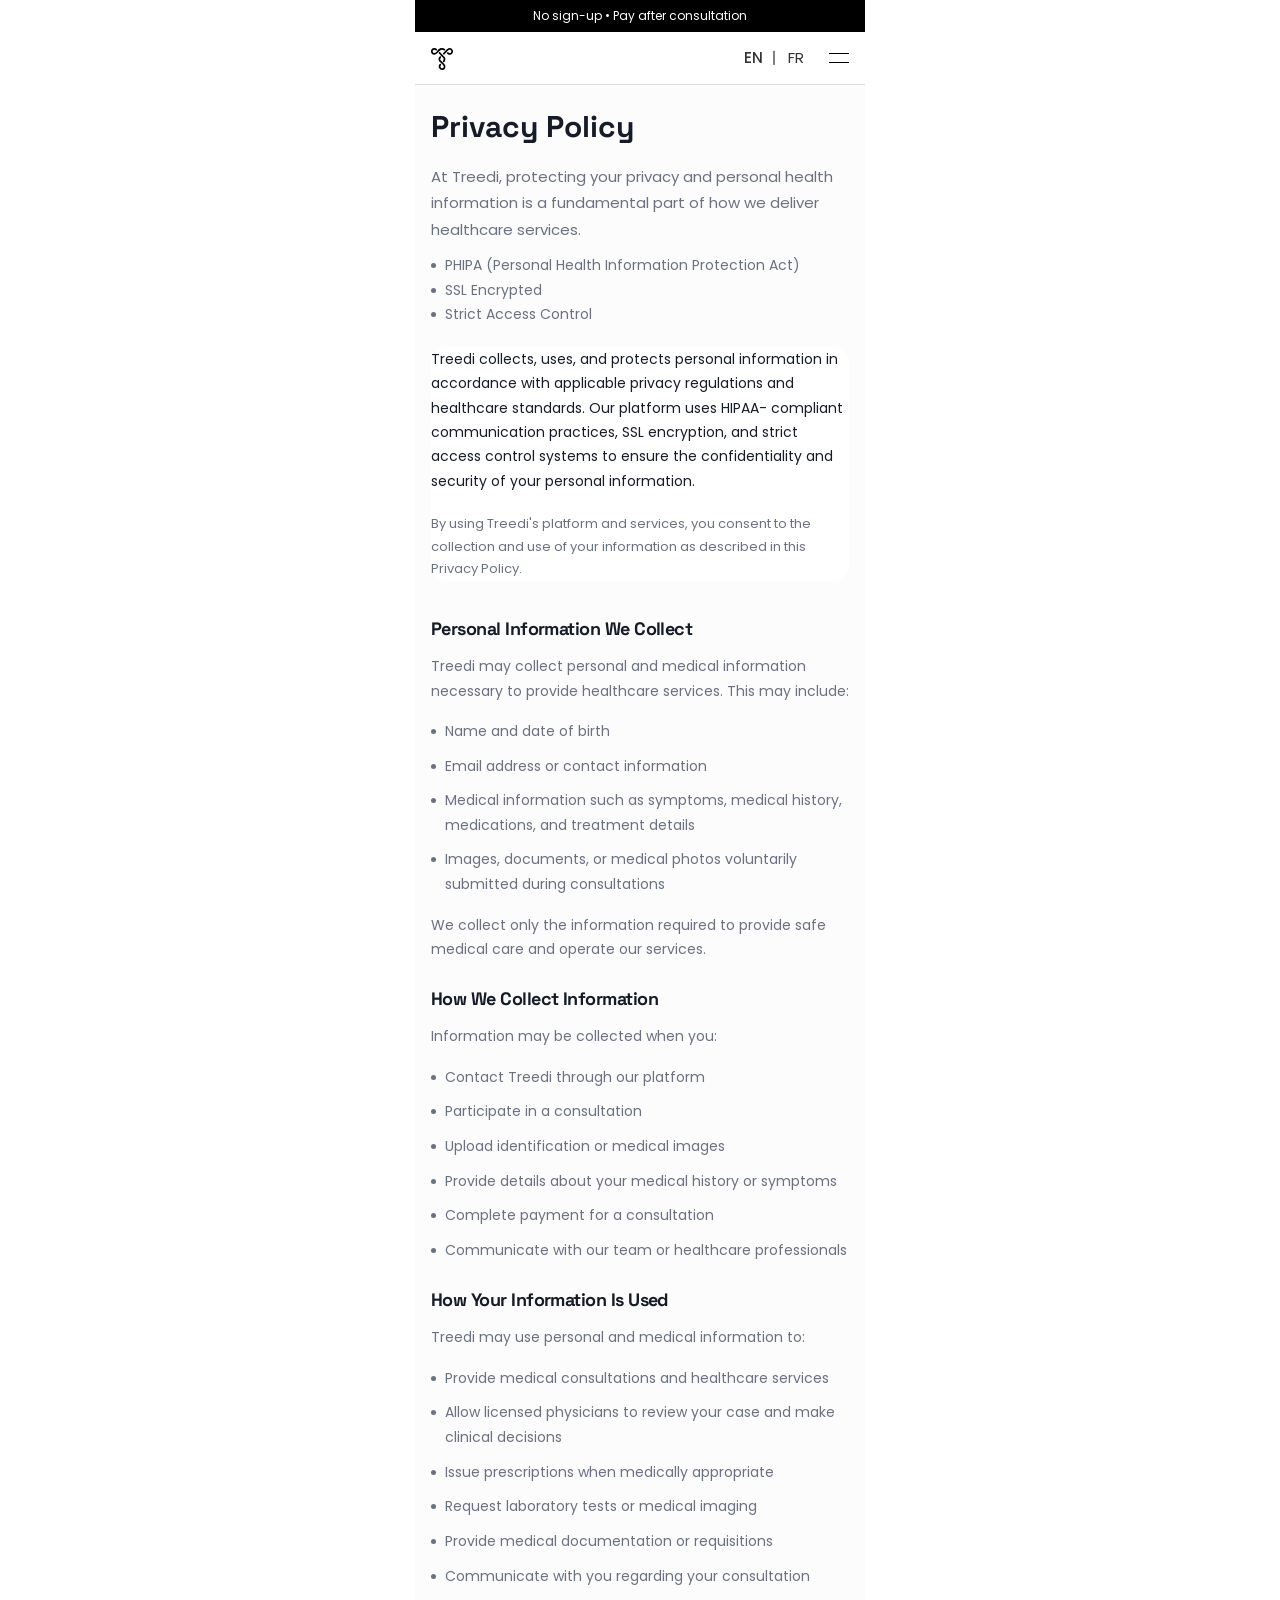
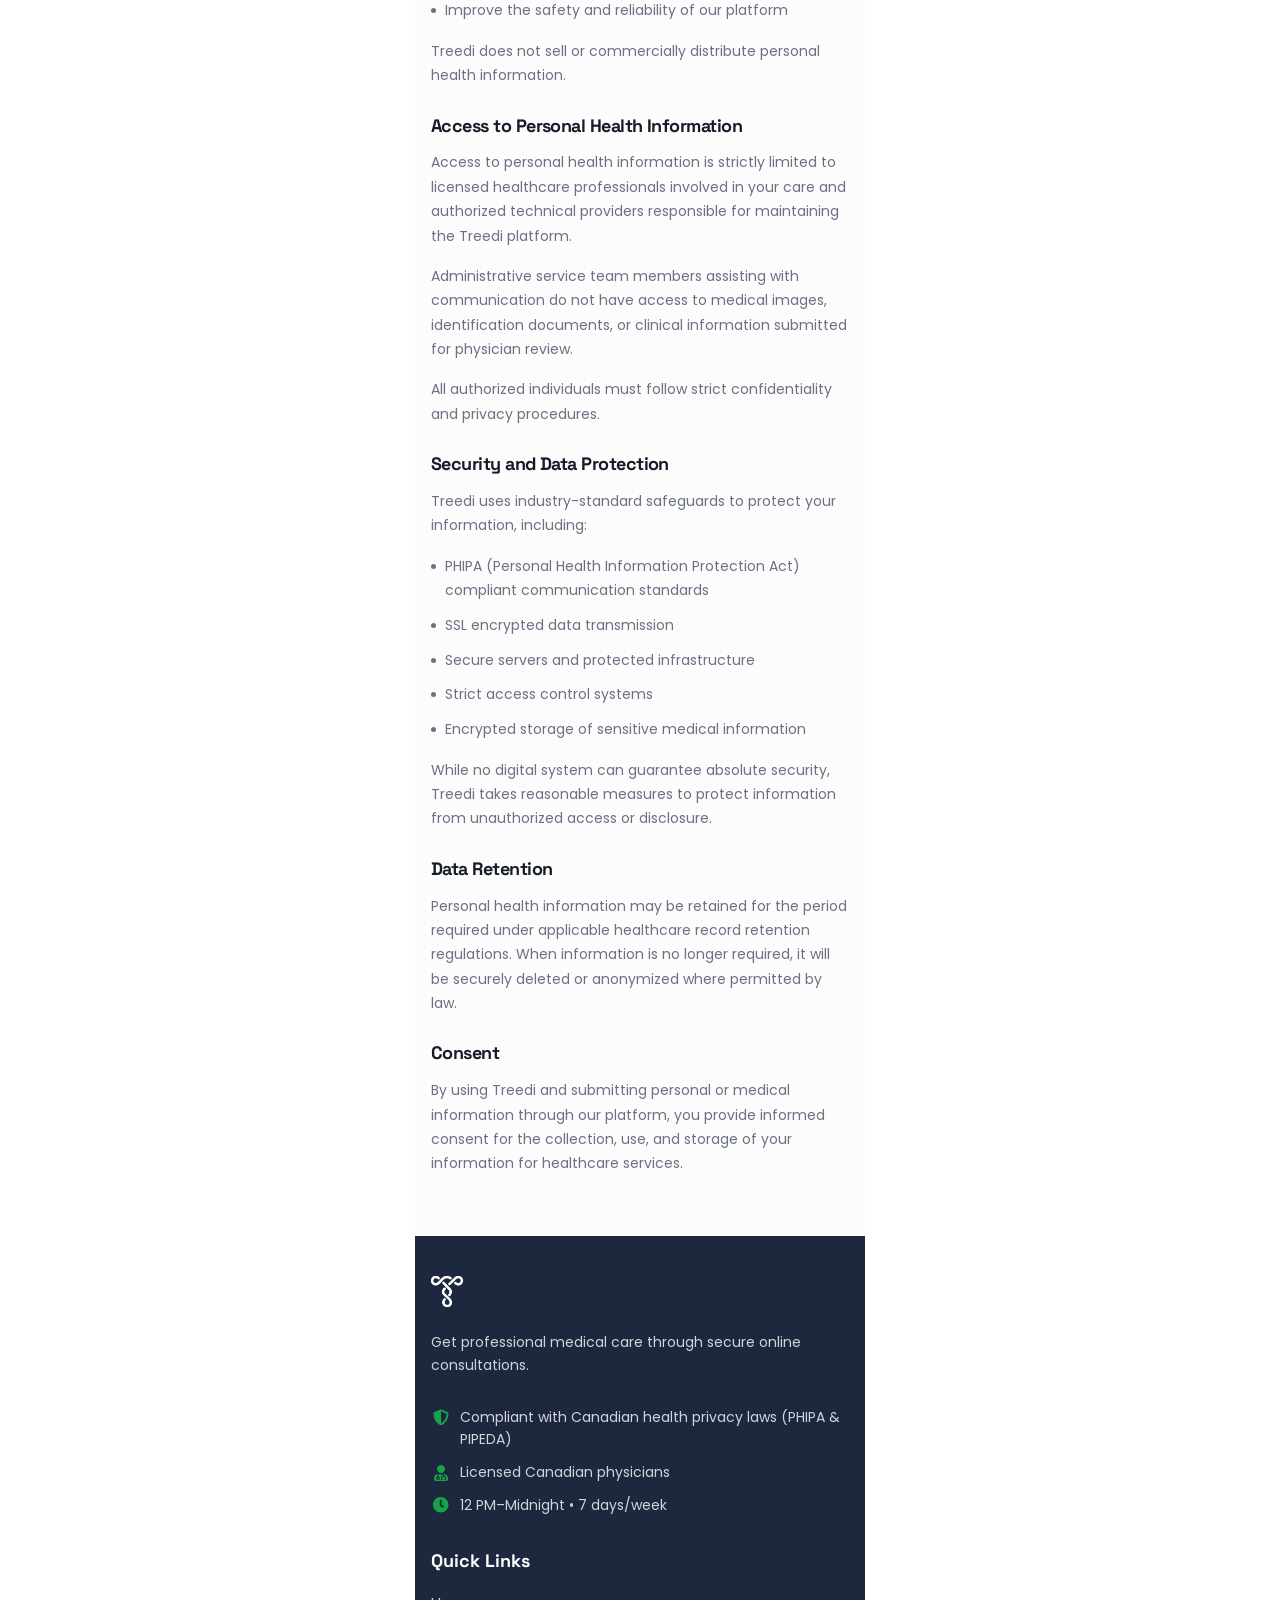
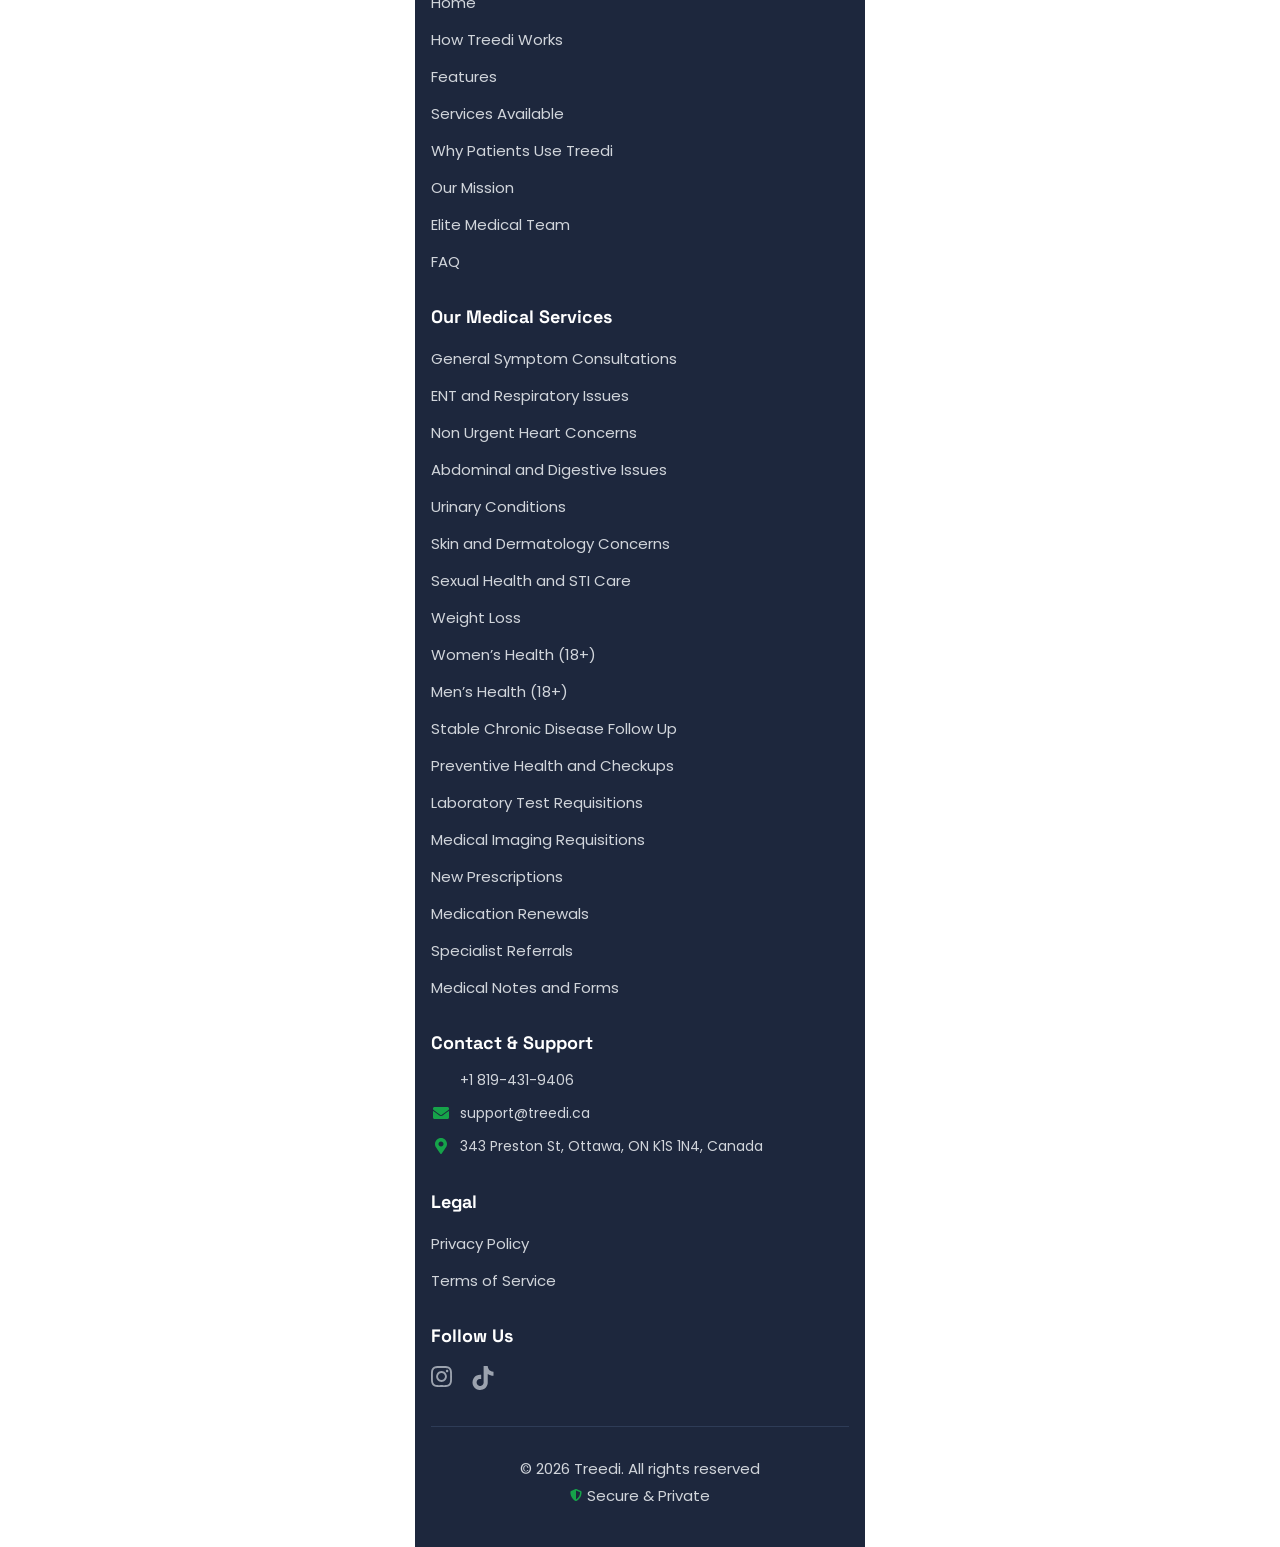
<file: treedi-privacy-policy.html>
<!DOCTYPE html>
<html lang="en-US">
	<head>
		<!-- Meta setup -->
		<meta charset="UTF-8">
		<meta http-equiv="X-UA-Compatible" content="IE=edge">
		<meta name="viewport" content="width=device-width, initial-scale=1, maximum-scale=1, minimum-scale=1, user-scalable=no">
		<meta name="keywords" content="">
		<meta name="decription" content="">
		<!-- Title -->
		<title>Privacy Policy</title>
		<!-- Fav Icon -->
		<link rel="icon" href="images/favicon.png">
		<!-- link font awesome -->
		<link rel="stylesheet" href="css/font-awesome.css">
		<!-- Main StyleSheet -->
		<link rel="stylesheet" href="style.css">	
		<!-- Responsive CSS -->
		<link rel="stylesheet" href="css/responsive.css">
	</head>
	<body>

		<main class="wrapper">

			<!-- header-area -->	
			<header class="header-area">
				<div class="nav-area">
					<div class="hightlight-text">
						<p>No sign-up • Pay after consultation</p>
					</div>
					<div class="container">
						<div class="nav-inner">
							<div class="logo">
								<a href="index.html"><img src="images/logo-black.svg" alt=""></a>
							</div>
							<div class="menu-right-comp">
								<div class="lang-toggler">
									<span class="on">EN</span>
									<span class="off">FR</span>
                                </div>

								<div class="humberger-menu menu-toggle" id="menuBtn">
									<span class="line01"></span>
									<span class="line02"></span>
								</div>
							</div>
						</div>			
					</div>
				</div>

				<!-- Overlay -->
				<div class="sidebar-overlay" id="overlay"></div>

				<!-- Sidebar -->
				<div class="sidebar" id="sidebar">
					<ul class="sidebar-menu">
						<li><a href="index.html#home">Home</a></li>
						<li><a href="index.html#howItWorks">How Treedi Works</a></li>
						<li><a href="index.html#features">Features</a></li>
						<li><a href="index.html#servicesAvailable">Services Available </a></li>
						<li><a href="index.html#whyTreedi">Why Patients Use Treedi</a></li>
						<li><a href="index.html#ourMission">Our mission</a></li>
						<li><a href="index.html#eliteMedicalTeam">Elite Medical Team</a></li>
						<li><a href="index.html#faq">FAQ</a></li>
						<li><a href="index.html#contact">Contact</a></li>
					</ul>

					<div class="sideabar-contact-info">
						<div class="item">
							<svg width="16" height="16" viewBox="0 0 16 16" fill="none" xmlns="http://www.w3.org/2000/svg">
							<g clip-path="url(#clip0_1_334)">
							<path d="M15.4187 0.769088L12.1687 0.0190879C11.8156 -0.0621621 11.4531 0.122213 11.3094 0.453463L9.80937 3.95346C9.67812 4.25971 9.76562 4.61909 10.025 4.82846L11.9187 6.37846C10.7937 8.77534 8.82812 10.7691 6.38125 11.916L4.83125 10.0222C4.61875 9.76284 4.2625 9.67534 3.95625 9.80659L0.456249 11.3066C0.121874 11.4535 -0.0625007 11.816 0.0187493 12.1691L0.768749 15.4191C0.846874 15.7566 1.14687 16.0003 1.5 16.0003C9.50312 16.0003 16 9.51596 16 1.50034C16 1.15034 15.7594 0.847213 15.4187 0.769088Z" fill="#000"/>
							</g>
							<defs>
							<clipPath id="clip0_1_334">
							<rect width="16" height="16" fill="000"/>
							</clipPath>
							</defs>
							</svg>
							<div class="info">
								<span><a href="tel:18194319406">+1 819-431-9406</a></span>
							</div>
						</div>
						<div class="item">
							<svg width="16" height="12" viewBox="0 0 16 12" fill="none" xmlns="http://www.w3.org/2000/svg">
							<path d="M15.6969 3.9625C15.8187 3.86563 16 3.95625 16 4.10938V10.5C16 11.3281 15.3281 12 14.5 12H1.5C0.671875 12 0 11.3281 0 10.5V4.1125C0 3.95625 0.178125 3.86875 0.303125 3.96562C1.00312 4.50937 1.93125 5.2 5.11875 7.51562C5.77813 7.99687 6.89062 9.00938 8 9.00313C9.11563 9.0125 10.25 7.97813 10.8844 7.51562C14.0719 5.2 14.9969 4.50625 15.6969 3.9625ZM8 8C8.725 8.0125 9.76875 7.0875 10.2937 6.70625C14.4406 3.69688 14.7562 3.43437 15.7125 2.68437C15.8937 2.54375 16 2.325 16 2.09375V1.5C16 0.671875 15.3281 0 14.5 0H1.5C0.671875 0 0 0.671875 0 1.5V2.09375C0 2.325 0.10625 2.54062 0.2875 2.68437C1.24375 3.43125 1.55938 3.69688 5.70625 6.70625C6.23125 7.0875 7.275 8.0125 8 8Z" fill="#000"/>
							</svg>
							<span><a href="mailto:support@treedi.ca">support@treedi.ca</a></span>
						</div>
					</div>

				</div>
			</header>	
			<!-- header-area -->	

			<section class="policy-hero ">
				<div class="container">
					<div class="policy-hero-back">
						<a href="index.html">Back</a>
					</div>
					<div class="policy-hero-content">
						<h2>Privacy Policy</h2>
						<p>At Treedi, protecting your privacy and personal health information is a fundamental part of how we deliver healthcare services.</p>
					</div>
						<div class="policy-items-right">
							<div class="policy-items-right-items updt-pirt">
								<ul>
									<li>PHIPA (Personal Health Information Protection Act)</li>
									<li>SSL Encrypted</li>
									<li>Strict Access Control</li>
								</ul>
							</div>
						</div>
					<div class="policy-content-box">
						<p>Treedi collects, uses, and protects personal information in accordance with applicable privacy regulations and healthcare standards. Our platform uses HIPAA- compliant communication practices, SSL encryption, and strict access control systems to ensure the confidentiality and security of your personal information.</p>
						<span>By using Treedi's platform and services, you consent to the collection and use of your information as described in this Privacy Policy.</span>
					</div>

					<div class="policy-items">
						<div class="policy-items-left">
							<svg width="18" height="18" viewBox="0 0 18 18" fill="none" xmlns="http://www.w3.org/2000/svg"><path d="M1.54651 9.26103C1.48401 9.09264 1.48401 8.90741 1.54651 8.73903C2.15529 7.26292 3.18865 6.00081 4.51559 5.1127C5.84253 4.22459 7.4033 3.75049 9.00001 3.75049C10.5967 3.75049 12.1575 4.22459 13.4844 5.1127C14.8114 6.00081 15.8447 7.26292 16.4535 8.73903C16.516 8.90741 16.516 9.09264 16.4535 9.26103C15.8447 10.7371 14.8114 11.9992 13.4844 12.8874C12.1575 13.7755 10.5967 14.2496 9.00001 14.2496C7.4033 14.2496 5.84253 13.7755 4.51559 12.8874C3.18865 11.9992 2.15529 10.7371 1.54651 9.26103Z" stroke="#16A34A" stroke-width="1.5" stroke-linecap="round" stroke-linejoin="round" /><path d="M9 11.25C10.2426 11.25 11.25 10.2426 11.25 9C11.25 7.75736 10.2426 6.75 9 6.75C7.75736 6.75 6.75 7.75736 6.75 9C6.75 10.2426 7.75736 11.25 9 11.25Z" stroke="#16A34A" stroke-width="1.5" stroke-linecap="round" stroke-linejoin="round" /></svg>
						</div>
						<div class="policy-items-right">
							<h2>Personal Information We Collect</h2>
							<div class="policy-items-right-items">
								<p>Treedi may collect personal and medical information necessary to provide healthcare services. This may include:</p>
								<ul>
									<li>Name and date of birth</li>
									<li>Email address or contact information</li>
									<li>Medical information such as symptoms, medical history, medications, and treatment details</li>
									<li>Images, documents, or medical photos voluntarily submitted during consultations</li>
								</ul>
								<p>We collect only the information required to provide safe medical care and operate our services.</p>
							</div>
						</div>
					</div>

					<div class="policy-items">
						<div class="policy-items-left">
							<svg width="18" height="18" viewBox="0 0 18 18" fill="none" xmlns="http://www.w3.org/2000/svg"><path d="M9 6C12.7279 6 15.75 4.99264 15.75 3.75C15.75 2.50736 12.7279 1.5 9 1.5C5.27208 1.5 2.25 2.50736 2.25 3.75C2.25 4.99264 5.27208 6 9 6Z" stroke="#16A34A" stroke-width="1.5" stroke-linecap="round" stroke-linejoin="round" /><path d="M2.25 3.75V14.25C2.25 14.8467 2.96116 15.419 4.22703 15.841C5.4929 16.2629 7.20979 16.5 9 16.5C10.7902 16.5 12.5071 16.2629 13.773 15.841C15.0388 15.419 15.75 14.8467 15.75 14.25V3.75" stroke="#16A34A" stroke-width="1.5" stroke-linecap="round" stroke-linejoin="round" /><path d="M2.25 9C2.25 9.59674 2.96116 10.169 4.22703 10.591C5.4929 11.0129 7.20979 11.25 9 11.25C10.7902 11.25 12.5071 11.0129 13.773 10.591C15.0388 10.169 15.75 9.59674 15.75 9" stroke="#16A34A" stroke-width="1.5" stroke-linecap="round" stroke-linejoin="round" /></svg>
						</div>
						<div class="policy-items-right">
							<h2>How We Collect Information</h2>
							<div class="policy-items-right-items">
								<p>Information may be collected when you:</p>
								<ul>
									<li>Contact Treedi through our platform</li>
									<li>Participate in a consultation</li>
									<li>Upload identification or medical images</li>
									<li>Provide details about your medical history or symptoms</li>
									<li>Complete payment for a consultation</li>
									<li>Communicate with our team or healthcare professionals</li>
								</ul>
							</div>
						</div>
					</div>
					<div class="policy-items">
						<div class="policy-items-left">
							<svg width="18" height="18" viewBox="0 0 18 18" fill="none" xmlns="http://www.w3.org/2000/svg"><path d="M11.25 1.5H4.5C4.10218 1.5 3.72064 1.65804 3.43934 1.93934C3.15804 2.22064 3 2.60218 3 3V15C3 15.3978 3.15804 15.7794 3.43934 16.0607C3.72064 16.342 4.10218 16.5 4.5 16.5H13.5C13.8978 16.5 14.2794 16.342 14.5607 16.0607C14.842 15.7794 15 15.3978 15 15V5.25L11.25 1.5Z" stroke="#16A34A" stroke-width="1.5" stroke-linecap="round" stroke-linejoin="round" /><path d="M10.5 1.5V4.5C10.5 4.89782 10.658 5.27936 10.9393 5.56066C11.2206 5.84196 11.6022 6 12 6H15" stroke="#16A34A" stroke-width="1.5" stroke-linecap="round" stroke-linejoin="round" /><path d="M7.5 6.75H6" stroke="#16A34A" stroke-width="1.5" stroke-linecap="round" stroke-linejoin="round" /><path d="M12 9.75H6" stroke="#16A34A" stroke-width="1.5" stroke-linecap="round" stroke-linejoin="round" /><path d="M12 12.75H6" stroke="#16A34A" stroke-width="1.5" stroke-linecap="round" stroke-linejoin="round" /></svg>
						</div>
						<div class="policy-items-right">
							<h2>How Your Information Is Used</h2>
							<div class="policy-items-right-items">
								<p>Treedi may use personal and medical information to:</p>
								<ul>
									<li>Provide medical consultations and healthcare services</li>
									<li>Allow licensed physicians to review your case and make clinical decisions</li>
									<li>Issue prescriptions when medically appropriate</li>
									<li>Request laboratory tests or medical imaging</li>
									<li>Provide medical documentation or requisitions</li>
									<li>Communicate with you regarding your consultation</li>
									<li>Improve the safety and reliability of our platform</li>
								</ul>
								<p>Treedi does not sell or commercially distribute personal health information.</p>
							</div>
						</div>
					</div>
					<div class="policy-items">
						<div class="policy-items-left">
							<svg width="18" height="18" viewBox="0 0 18 18" fill="none" xmlns="http://www.w3.org/2000/svg"><path d="M12 15.75V14.25C12 13.4544 11.6839 12.6913 11.1213 12.1287C10.5587 11.5661 9.79565 11.25 9 11.25H4.5C3.70435 11.25 2.94129 11.5661 2.37868 12.1287C1.81607 12.6913 1.5 13.4544 1.5 14.25V15.75" stroke="#16A34A" stroke-width="1.5" stroke-linecap="round" stroke-linejoin="round" /><path d="M6.75 8.25C8.40685 8.25 9.75 6.90685 9.75 5.25C9.75 3.59315 8.40685 2.25 6.75 2.25C5.09315 2.25 3.75 3.59315 3.75 5.25C3.75 6.90685 5.09315 8.25 6.75 8.25Z" stroke="#16A34A" stroke-width="1.5" stroke-linecap="round" stroke-linejoin="round" /><path d="M12 8.25L13.5 9.75L16.5 6.75" stroke="#16A34A" stroke-width="1.5" stroke-linecap="round" stroke-linejoin="round" /></svg>
						</div>
						<div class="policy-items-right">
							<h2>Access to Personal Health Information</h2>
							<div class="policy-items-right-items">
								<p>Access to personal health information is strictly limited to licensed healthcare professionals involved in your care and authorized technical providers responsible for maintaining the Treedi platform.</p>
								<p>Administrative service team members assisting with communication do not have access to medical images, identification documents, or clinical information submitted for physician review.</p>
								<p>All authorized individuals must follow strict confidentiality and privacy procedures.</p>
							</div>
						</div>
					</div>
					<div class="policy-items">
						<div class="policy-items-left">
							<svg width="18" height="18" viewBox="0 0 18 18" fill="none" xmlns="http://www.w3.org/2000/svg"><path d="M14.25 8.25H3.75C2.92157 8.25 2.25 8.92157 2.25 9.75V15C2.25 15.8284 2.92157 16.5 3.75 16.5H14.25C15.0784 16.5 15.75 15.8284 15.75 15V9.75C15.75 8.92157 15.0784 8.25 14.25 8.25Z" stroke="#16A34A" stroke-width="1.5" stroke-linecap="round" stroke-linejoin="round" /><path d="M5.25 8.25V5.25C5.25 4.25544 5.64509 3.30161 6.34835 2.59835C7.05161 1.89509 8.00544 1.5 9 1.5C9.99456 1.5 10.9484 1.89509 11.6517 2.59835C12.3549 3.30161 12.75 4.25544 12.75 5.25V8.25" stroke="#16A34A" stroke-width="1.5" stroke-linecap="round" stroke-linejoin="round" /></svg>
						</div>
						<div class="policy-items-right">
							<h2>Security and Data Protection</h2>
							<div class="policy-items-right-items">
								<p>Treedi uses industry-standard safeguards to protect your information, including:</p>
								<ul>
									<li>PHIPA (Personal Health Information Protection Act) compliant communication standards</li>
									<li>SSL encrypted data transmission</li>
									<li>Secure servers and protected infrastructure</li>
									<li>Strict access control systems</li>
									<li>Encrypted storage of sensitive medical information</li>
								</ul>
								<p>While no digital system can guarantee absolute security, Treedi takes reasonable measures to protect information from unauthorized access or disclosure.</p>
							</div>
						</div>
					</div>
					<div class="policy-items">
						<div class="policy-items-left">
							<svg width="18" height="18" viewBox="0 0 18 18" fill="none" xmlns="http://www.w3.org/2000/svg"><path d="M9 6C12.7279 6 15.75 4.99264 15.75 3.75C15.75 2.50736 12.7279 1.5 9 1.5C5.27208 1.5 2.25 2.50736 2.25 3.75C2.25 4.99264 5.27208 6 9 6Z" stroke="#16A34A" stroke-width="1.5" stroke-linecap="round" stroke-linejoin="round" /><path d="M2.25 3.75V14.25C2.25 14.8467 2.96116 15.419 4.22703 15.841C5.4929 16.2629 7.20979 16.5 9 16.5C10.7902 16.5 12.5071 16.2629 13.773 15.841C15.0388 15.419 15.75 14.8467 15.75 14.25V3.75" stroke="#16A34A" stroke-width="1.5" stroke-linecap="round" stroke-linejoin="round" /><path d="M2.25 9C2.25 9.59674 2.96116 10.169 4.22703 10.591C5.4929 11.0129 7.20979 11.25 9 11.25C10.7902 11.25 12.5071 11.0129 13.773 10.591C15.0388 10.169 15.75 9.59674 15.75 9" stroke="#16A34A" stroke-width="1.5" stroke-linecap="round" stroke-linejoin="round" /></svg>
						</div>
						<div class="policy-items-right">
							<h2>Data Retention</h2>
							<div class="policy-items-right-items">
								<p>Personal health information may be retained for the period required under applicable healthcare record retention regulations. When information is no longer required, it will be securely deleted or anonymized where permitted by law.</p>
							</div>
						</div>
					</div>
					<div class="policy-items">
						<div class="policy-items-left">
							<svg width="18" height="18" viewBox="0 0 18 18" fill="none" xmlns="http://www.w3.org/2000/svg"><path d="M9 16.5C13.1421 16.5 16.5 13.1421 16.5 9C16.5 4.85786 13.1421 1.5 9 1.5C4.85786 1.5 1.5 4.85786 1.5 9C1.5 13.1421 4.85786 16.5 9 16.5Z" stroke="#16A34A" stroke-width="1.5" stroke-linecap="round" stroke-linejoin="round" /><path d="M6.75 9L8.25 10.5L11.25 7.5" stroke="#16A34A" stroke-width="1.5" stroke-linecap="round" stroke-linejoin="round" /></svg>
						</div>
						<div class="policy-items-right">
							<h2>Consent</h2>
							<div class="policy-items-right-items">
								<p>By using Treedi and submitting personal or medical information through our platform, you provide informed consent for the collection, use, and storage of your information for healthcare services.</p>
							</div>
						</div>
					</div>
				</div>
			</section>

			<!-- footer area -->
			<footer class="footer-area py-40">
				<div class="container">
					<div class="footer-inner">
						<div class="footer-top-col01">
							<div class="footer-logo">
								<a href="index.html">
									<img src="images/logo-white.png" alt="">
								</a>
							</div>
							<div class="footer-top-lists">
								<p>Get professional medical care through secure online
								consultations.</p>
								<ul>
									<li>
										<svg width="15" height="16" viewBox="0 0 15 16" fill="none" xmlns="http://www.w3.org/2000/svg">
										<path d="M14.0781 2.61485L8.07812 0.114846C7.89536 0.0390267 7.69943 0 7.50156 0C7.30369 0 7.10777 0.0390267 6.925 0.114846L0.925 2.61485C0.365625 2.8461 0 3.39297 0 3.99922C0 10.2023 3.57812 14.4898 6.92188 15.8836C7.29063 16.0367 7.70625 16.0367 8.075 15.8836C10.7531 14.768 15 10.9148 15 3.99922C15 3.39297 14.6344 2.8461 14.0781 2.61485ZM7.50313 13.9461L7.5 2.03985L12.9969 4.33047C12.8938 9.06172 10.4312 12.4898 7.50313 13.9461Z" fill="#16A34A"/>
										</svg>
										<span>Compliant with Canadian health privacy laws (PHIPA & PIPEDA)</span>
									</li>
									<li>
										<svg width="16" height="16" viewBox="0 0 16 16" fill="none" xmlns="http://www.w3.org/2000/svg">
										<g clip-path="url(#clip0_1_305)">
										<path d="M8 8C10.2094 8 12 6.20937 12 4C12 1.79063 10.2094 0 8 0C5.79063 0 4 1.79063 4 4C4 6.20937 5.79063 8 8 8ZM4.25 13.25C4.25 13.6656 4.58437 14 5 14C5.41563 14 5.75 13.6656 5.75 13.25C5.75 12.8344 5.41563 12.5 5 12.5C4.58437 12.5 4.25 12.8344 4.25 13.25ZM11 9.01875V10.55C12.1406 10.7812 13 11.7937 13 13V14.3031C13 14.5406 12.8313 14.7469 12.5969 14.7937L11.5906 14.9937C11.4563 15.0219 11.325 14.9344 11.2969 14.7969L11.2 14.3062C11.1719 14.1719 11.2594 14.0375 11.3969 14.0125L12 13.8906V13C12 11.0375 9 10.9656 9 13.0594V13.8938L9.60312 14.0156C9.7375 14.0437 9.825 14.175 9.8 14.3094L9.70312 14.8C9.675 14.9344 9.54375 15.0219 9.40938 14.9969L8.43437 14.8656C8.1875 14.8313 8.00313 14.6219 8.00313 14.3687V13C8.00313 11.7937 8.8625 10.7844 10.0031 10.55V9.1375C9.93437 9.15938 9.86563 9.17188 9.79688 9.19687C9.23438 9.39375 8.63125 9.50313 8.00313 9.50313C7.375 9.50313 6.77187 9.39375 6.20937 9.19687C5.97813 9.11562 5.74375 9.06563 5.50313 9.03438V11.5844C6.225 11.8 6.75313 12.4625 6.75313 13.2531C6.75313 14.2188 5.96875 15.0031 5.00313 15.0031C4.0375 15.0031 3.25312 14.2188 3.25312 13.2531C3.25312 12.4625 3.78125 11.8 4.50312 11.5844V9.07187C2.51562 9.40625 1 11.1187 1 13.2V14.6C1 15.3719 1.62812 16 2.4 16H13.6C14.3719 16 15 15.3719 15 14.6V13.2C15 10.95 13.225 9.12813 11 9.01875Z" fill="#16A34A"/>
										</g>
										<defs>
										<clipPath id="clip0_1_305">
										<rect width="16" height="16" fill="white"/>
										</clipPath>
										</defs>
										</svg>
										<span>Licensed Canadian physicians</span>
									</li>
									<li>
										<svg width="16" height="16" viewBox="0 0 16 16" fill="none" xmlns="http://www.w3.org/2000/svg">
										<path d="M7.75 0C3.46875 0 0 3.46875 0 7.75C0 12.0312 3.46875 15.5 7.75 15.5C12.0312 15.5 15.5 12.0312 15.5 7.75C15.5 3.46875 12.0312 0 7.75 0ZM10.6403 9.78125L10.0153 10.5625C9.9743 10.6138 9.92358 10.6565 9.86606 10.6882C9.80855 10.7198 9.74535 10.7399 9.68009 10.7471C9.61483 10.7544 9.54877 10.7487 9.4857 10.7304C9.42263 10.7122 9.36378 10.6816 9.3125 10.6406L7.21875 9.08687C7.07246 8.96975 6.95437 8.82122 6.87323 8.65229C6.79209 8.48336 6.74998 8.29834 6.75 8.11094V3.25C6.75 3.11739 6.80268 2.99021 6.89645 2.89645C6.99021 2.80268 7.11739 2.75 7.25 2.75H8.25C8.38261 2.75 8.50979 2.80268 8.60355 2.89645C8.69732 2.99021 8.75 3.11739 8.75 3.25V7.75L10.5625 9.07812C10.6138 9.11917 10.6565 9.16992 10.6882 9.22747C10.7199 9.28503 10.7399 9.34826 10.7471 9.41356C10.7543 9.47886 10.7486 9.54494 10.7303 9.60804C10.712 9.67113 10.6814 9.72998 10.6403 9.78125Z" fill="#16A34A"/>
										</svg>
										<span>12 PM–Midnight • 7 days/week</span>
									</li>
								</ul>
							</div>
						</div>
						<div class="footer-col2st">
							<h3>Quick Links</h3>
							<ul>
								<li><a href="index.html#home">Home</a></li>
								<li><a href="index.html#howItWorks">How Treedi Works</a></li>
								<li><a href="index.html#features">Features</a></li>
								<li><a href="index.html#servicesAvailable">Services Available </a></li>
								<li><a href="index.html#whyTreedi">Why Patients Use Treedi</a></li>
								<li><a href="index.html#ourMission">Our Mission</a></li>
								<li><a href="index.html#eliteMedicalTeam">Elite Medical Team</a></li>
								<li><a href="index.html#faq">FAQ</a></li>
							</ul>
						</div>
						<div class="footer-col2st">
							<h3>Our Medical Services</h3>
							<ul>
								<li><a href="index.html#service-01">General Symptom Consultations</a></li>
								<li><a href="index.html#service-02">ENT and Respiratory Issues</a></li>
								<li><a href="index.html#service-03">Non Urgent Heart Concerns</a></li>
								<li><a href="index.html#service-04">Abdominal and Digestive Issues</a></li>
								<li><a href="index.html#service-05">Urinary Conditions</a></li>
								<li><a href="index.html#service-06">Skin and Dermatology Concerns</a></li>
								<li><a href="index.html#service-07">Sexual Health and STI Care</a></li>
								<li><a href="index.html#service-08">Weight Loss</a></li>
								<li><a href="index.html#service-09">Women’s Health (18+)</a></li>
								<li><a href="index.html#service-10">Men’s Health (18+)</a></li>
								<li><a href="index.html#service-11">Stable Chronic Disease Follow Up</a></li>
								<li><a href="index.html#service-12">Preventive Health and Checkups</a></li>
								<li><a href="index.html#service-13">Laboratory Test Requisitions</a></li>
								<li><a href="index.html#service-14">Medical Imaging Requisitions</a></li>
								<li><a href="index.html#service-15">New Prescriptions</a></li>
								<li><a href="index.html#service-16">Medication Renewals</a></li>
								<li><a href="index.html#service-17">Specialist Referrals</a></li>
								<li><a href="index.html#service-18">Medical Notes and Forms</a></li>
							</ul>
						</div>
						<div class="footer-top-col01" id="contact">
							<div class="footer-col2st">
								<h3>Contact & Support</h3>
							</div>
							<ul class="pt-0">
								<li>
									<svg width="16" height="16" viewBox="0 0 16 16" fill="none" xmlns="http://www.w3.org/2000/svg">
									<g clip-path="url(#clip0_1_334)">
									<path d="M15.4187 0.769088L12.1687 0.0190879C11.8156 -0.0621621 11.4531 0.122213 11.3094 0.453463L9.80937 3.95346C9.67812 4.25971 9.76562 4.61909 10.025 4.82846L11.9187 6.37846C10.7937 8.77534 8.82812 10.7691 6.38125 11.916L4.83125 10.0222C4.61875 9.76284 4.2625 9.67534 3.95625 9.80659L0.456249 11.3066C0.121874 11.4535 -0.0625007 11.816 0.0187493 12.1691L0.768749 15.4191C0.846874 15.7566 1.14687 16.0003 1.5 16.0003C9.50312 16.0003 16 9.51596 16 1.50034C16 1.15034 15.7594 0.847213 15.4187 0.769088Z" fill="#16A34A"/>
									</g>
									<defs>
									<clipPath id="clip0_1_334">
									<rect width="16" height="16" fill="16A34A"/>
									</clipPath>
									</defs>
									</svg>
									<div class="info">
										<span><a href="tel:18194319406">+1 819-431-9406</a></span>
									</div>
								</li>
								<li>
									<svg width="16" height="12" viewBox="0 0 16 12" fill="none" xmlns="http://www.w3.org/2000/svg">
									<path d="M15.6969 3.9625C15.8187 3.86563 16 3.95625 16 4.10938V10.5C16 11.3281 15.3281 12 14.5 12H1.5C0.671875 12 0 11.3281 0 10.5V4.1125C0 3.95625 0.178125 3.86875 0.303125 3.96562C1.00312 4.50937 1.93125 5.2 5.11875 7.51562C5.77813 7.99687 6.89062 9.00938 8 9.00313C9.11563 9.0125 10.25 7.97813 10.8844 7.51562C14.0719 5.2 14.9969 4.50625 15.6969 3.9625ZM8 8C8.725 8.0125 9.76875 7.0875 10.2937 6.70625C14.4406 3.69688 14.7562 3.43437 15.7125 2.68437C15.8937 2.54375 16 2.325 16 2.09375V1.5C16 0.671875 15.3281 0 14.5 0H1.5C0.671875 0 0 0.671875 0 1.5V2.09375C0 2.325 0.10625 2.54062 0.2875 2.68437C1.24375 3.43125 1.55938 3.69688 5.70625 6.70625C6.23125 7.0875 7.275 8.0125 8 8Z" fill="#16A34A"/>
									</svg>
									<span><a href="mailto:support@treedi.ca">support@treedi.ca</a></span>
								</li>
								<li>
									<svg width="12" height="16" viewBox="0 0 12 16" fill="none" xmlns="http://www.w3.org/2000/svg">
									<path d="M5.38338 15.6772C0.842813 9.09472 0 8.41916 0 6C0 2.68628 2.68628 0 6 0C9.31372 0 12 2.68628 12 6C12 8.41916 11.1572 9.09472 6.61662 15.6772C6.31866 16.1076 5.68131 16.1076 5.38338 15.6772ZM6 8.5C7.38072 8.5 8.5 7.38072 8.5 6C8.5 4.61928 7.38072 3.5 6 3.5C4.61928 3.5 3.5 4.61928 3.5 6C3.5 7.38072 4.61928 8.5 6 8.5Z" fill="#16A34A"/>
									</svg>
									<span>343 Preston St, Ottawa, ON K1S 1N4, Canada</span>
								</li>
							</ul>
						</div>

						<div class="footer-col2st">
							<h3>Legal</h3>
							<ul>
								<li><a href="treedi-privacy-policy.html">Privacy Policy</a></li>
								<li><a href="treedi-term-for-service.html">Terms of Service</a></li>
							</ul>
						</div>

						<div class="footer-col2st footer-sociala">
							<h3>Follow Us</h3>
							<ul>
								<li><a href="https://www.instagram.com/treediapp" target="_blank">
									<svg width="22" height="21" viewBox="0 0 22 21" fill="none" xmlns="http://www.w3.org/2000/svg">
									<path d="M10.5082 5.11758C7.52695 5.11758 5.12227 7.52227 5.12227 10.5035C5.12227 13.4848 7.52695 15.8895 10.5082 15.8895C13.4895 15.8895 15.8941 13.4848 15.8941 10.5035C15.8941 7.52227 13.4895 5.11758 10.5082 5.11758ZM10.5082 14.0051C8.58164 14.0051 7.00664 12.4348 7.00664 10.5035C7.00664 8.57227 8.57695 7.00195 10.5082 7.00195C12.4395 7.00195 14.0098 8.57227 14.0098 10.5035C14.0098 12.4348 12.4348 14.0051 10.5082 14.0051ZM17.3707 4.89727C17.3707 5.5957 16.8082 6.15352 16.1145 6.15352C15.416 6.15352 14.8582 5.59102 14.8582 4.89727C14.8582 4.20352 15.4207 3.64102 16.1145 3.64102C16.8082 3.64102 17.3707 4.20352 17.3707 4.89727ZM20.9379 6.17227C20.8582 4.48945 20.4738 2.99883 19.241 1.7707C18.0129 0.542578 16.5223 0.158203 14.8395 0.0738281C13.1051 -0.0246094 7.90664 -0.0246094 6.17227 0.0738281C4.49414 0.153516 3.00352 0.537891 1.7707 1.76602C0.537891 2.99414 0.158203 4.48477 0.0738281 6.16758C-0.0246094 7.90195 -0.0246094 13.1004 0.0738281 14.8348C0.153516 16.5176 0.537891 18.0082 1.7707 19.2363C3.00352 20.4645 4.48945 20.8488 6.17227 20.9332C7.90664 21.0316 13.1051 21.0316 14.8395 20.9332C16.5223 20.8535 18.0129 20.4691 19.241 19.2363C20.4691 18.0082 20.8535 16.5176 20.9379 14.8348C21.0363 13.1004 21.0363 7.90664 20.9379 6.17227ZM18.6973 16.6957C18.3316 17.6145 17.6238 18.3223 16.7004 18.6926C15.3176 19.241 12.0363 19.1145 10.5082 19.1145C8.98008 19.1145 5.69414 19.2363 4.31602 18.6926C3.39727 18.327 2.68945 17.6191 2.31914 16.6957C1.7707 15.3129 1.89727 12.0316 1.89727 10.5035C1.89727 8.97539 1.77539 5.68945 2.31914 4.31133C2.68477 3.39258 3.39258 2.68477 4.31602 2.31445C5.69883 1.76602 8.98008 1.89258 10.5082 1.89258C12.0363 1.89258 15.3223 1.7707 16.7004 2.31445C17.6191 2.68008 18.327 3.38789 18.6973 4.31133C19.2457 5.69414 19.1191 8.97539 19.1191 10.5035C19.1191 12.0316 19.2457 15.3176 18.6973 16.6957Z" fill="#9CA3AF"/>
									</svg>
								</a></li>
								<li><a href="https://www.tiktok.com/@treediapp" target="_blank">
									<svg width="24" height="24" viewBox="0 0 24 24" fill="none" xmlns="http://www.w3.org/2000/svg">
									<path d="M22.5 9.83953C20.4363 9.84447 18.4232 9.20088 16.7452 7.99969V16.3772C16.7446 17.9288 16.2703 19.4432 15.3858 20.718C14.5013 21.9928 13.2487 22.9672 11.7954 23.5109C10.3422 24.0545 8.75761 24.1416 7.25356 23.7604C5.74952 23.3791 4.3977 22.5478 3.37887 21.3776C2.36005 20.2074 1.72276 18.754 1.55225 17.2118C1.38173 15.6696 1.6861 14.112 2.42467 12.7475C3.16323 11.3829 4.30078 10.2764 5.68521 9.5758C7.06965 8.87521 8.63497 8.61398 10.1719 8.82703V13.0406C9.46858 12.8194 8.71338 12.8261 8.0141 13.0597C7.31482 13.2933 6.70723 13.7418 6.2781 14.3413C5.84897 14.9408 5.62025 15.6606 5.62459 16.3979C5.62894 17.1351 5.86612 17.8521 6.30228 18.4466C6.73844 19.041 7.35127 19.4824 8.05325 19.7077C8.75524 19.933 9.51047 19.9308 10.2111 19.7013C10.9117 19.4718 11.522 19.0268 11.9546 18.4298C12.3872 17.8329 12.6202 17.1145 12.6202 16.3772V0H16.7452C16.7423 0.348347 16.7715 0.696219 16.8323 1.03922C16.9757 1.80491 17.2737 2.53332 17.7082 3.17988C18.1427 3.82643 18.7046 4.37756 19.3594 4.79953C20.291 5.41551 21.3832 5.74383 22.5 5.74359V9.83953Z" fill="#9CA3AF"/>
									</svg>
								</a></li>
							</ul>
						</div>

						<div class="footer-copyright">
							<p>© 2026 Treedi. All rights reserved</p>
							<div class="secure">
								<svg width="12" height="12" viewBox="0 0 12 12" fill="none" xmlns="http://www.w3.org/2000/svg">
								<g clip-path="url(#clip0_1_361)">
								<path d="M10.9336 1.96211L6.43359 0.0871109C6.29652 0.0302466 6.14957 0.000976563 6.00117 0.000976562C5.85277 0.000976563 5.70583 0.0302466 5.56875 0.0871109L1.06875 1.96211C0.649219 2.13555 0.375 2.5457 0.375 3.00039C0.375 7.65274 3.05859 10.8684 5.56641 11.9137C5.84297 12.0285 6.15469 12.0285 6.43125 11.9137C8.43984 11.077 11.625 8.18711 11.625 3.00039C11.625 2.5457 11.3508 2.13555 10.9336 1.96211ZM6.00234 10.4605L6 1.53086L10.1227 3.24883C10.0453 6.79727 8.19844 9.36836 6.00234 10.4605Z" fill="#16A34A"/>
								</g>
								<defs>
								<clipPath id="clip0_1_361">
								<rect width="12" height="12" fill="16A34A"/>
								</clipPath>
								</defs>
								</svg>
								<span>Secure & Private</span>
							</div>
						</div>
						
					</div>
				</div>
			</footer>
			<!-- footer area -->
		</main>
	
		
	
		<!-- Custom jQuery -->
		<script src="js/scripts.js"></script>
		
	</body>
</html>
</file>
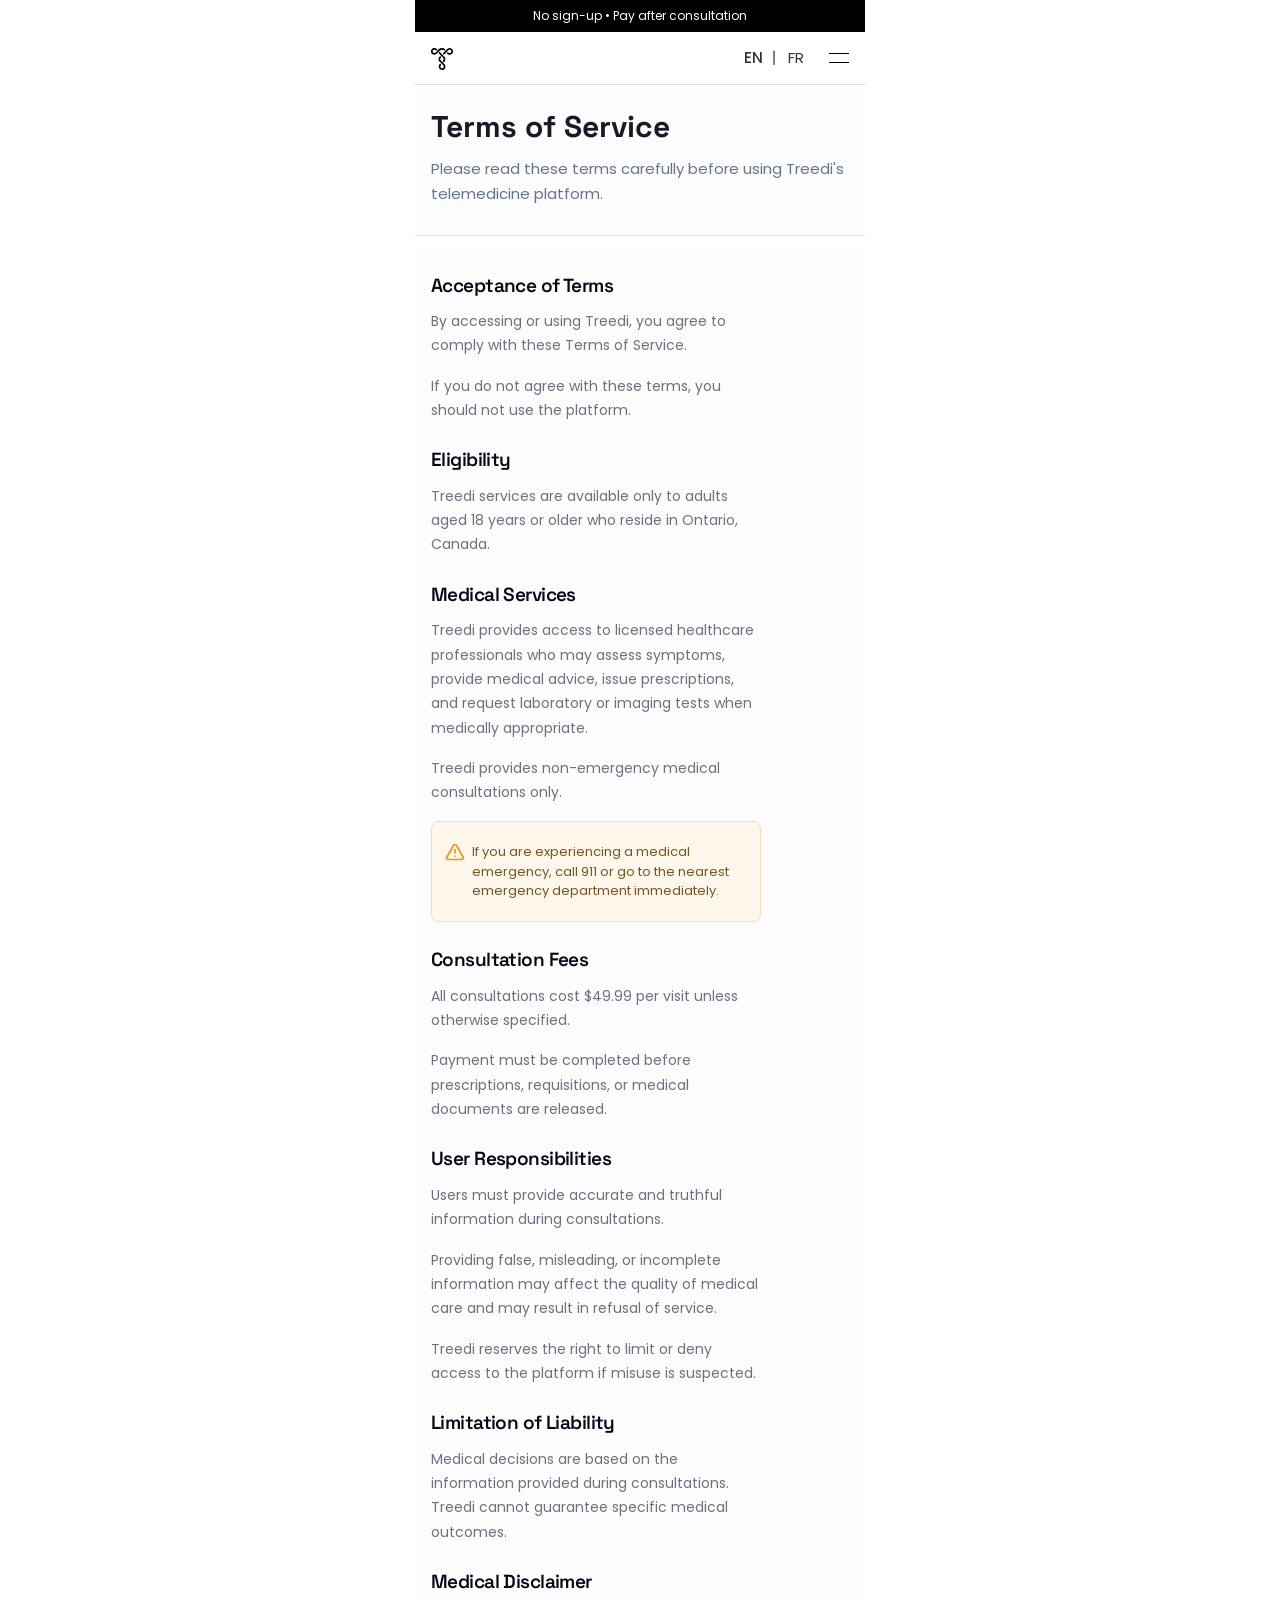
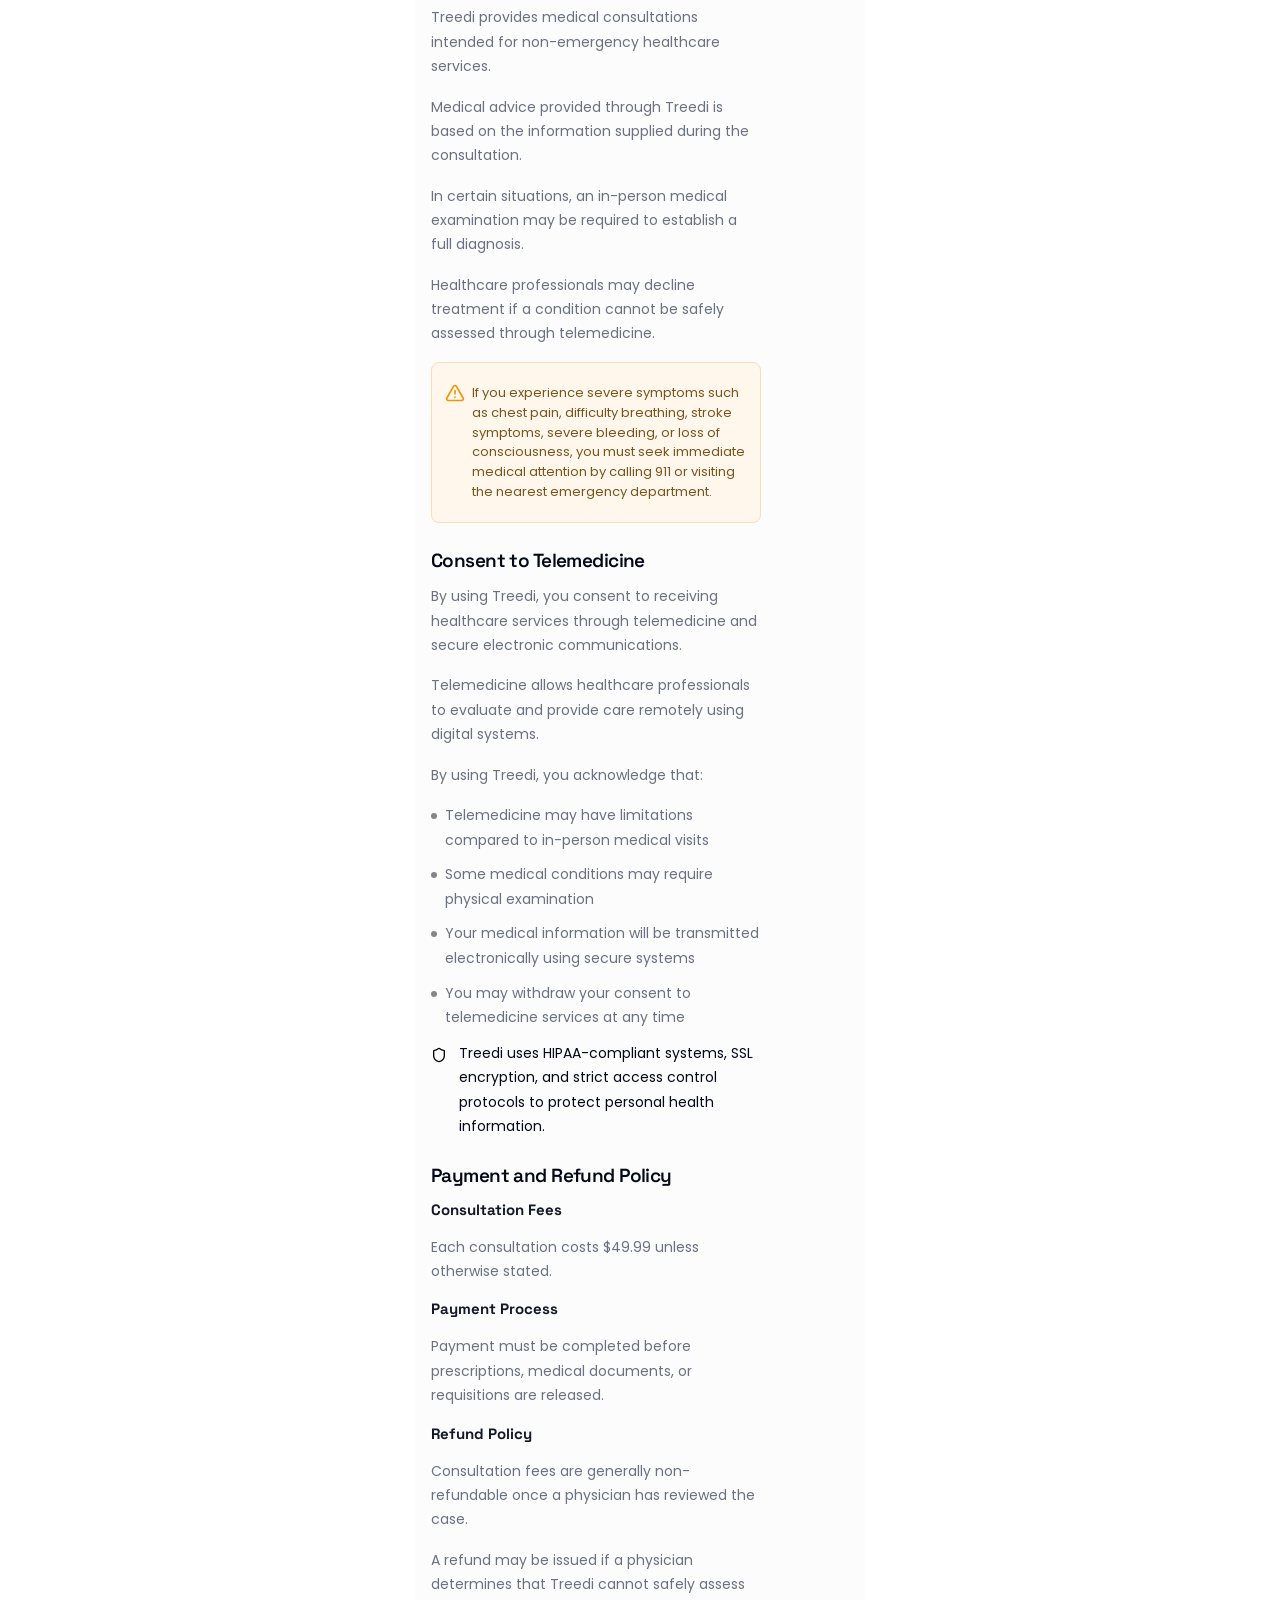
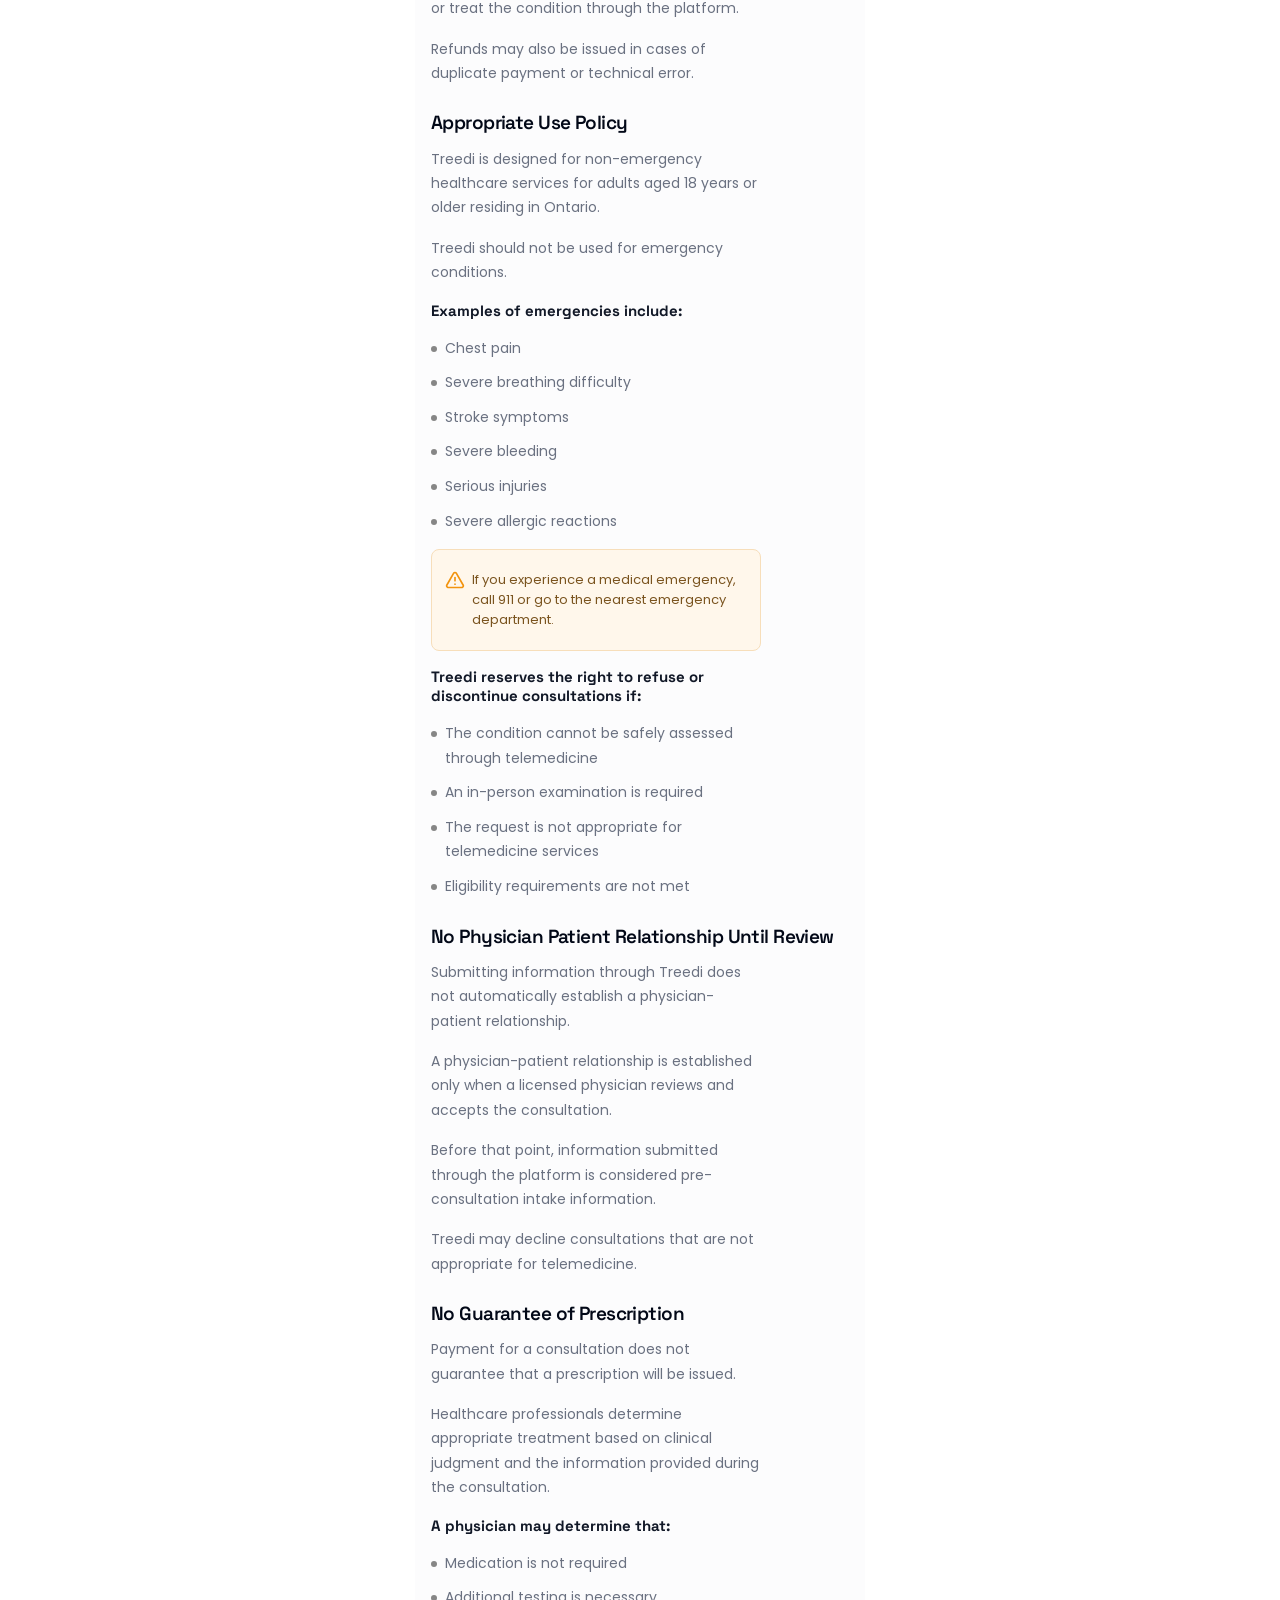
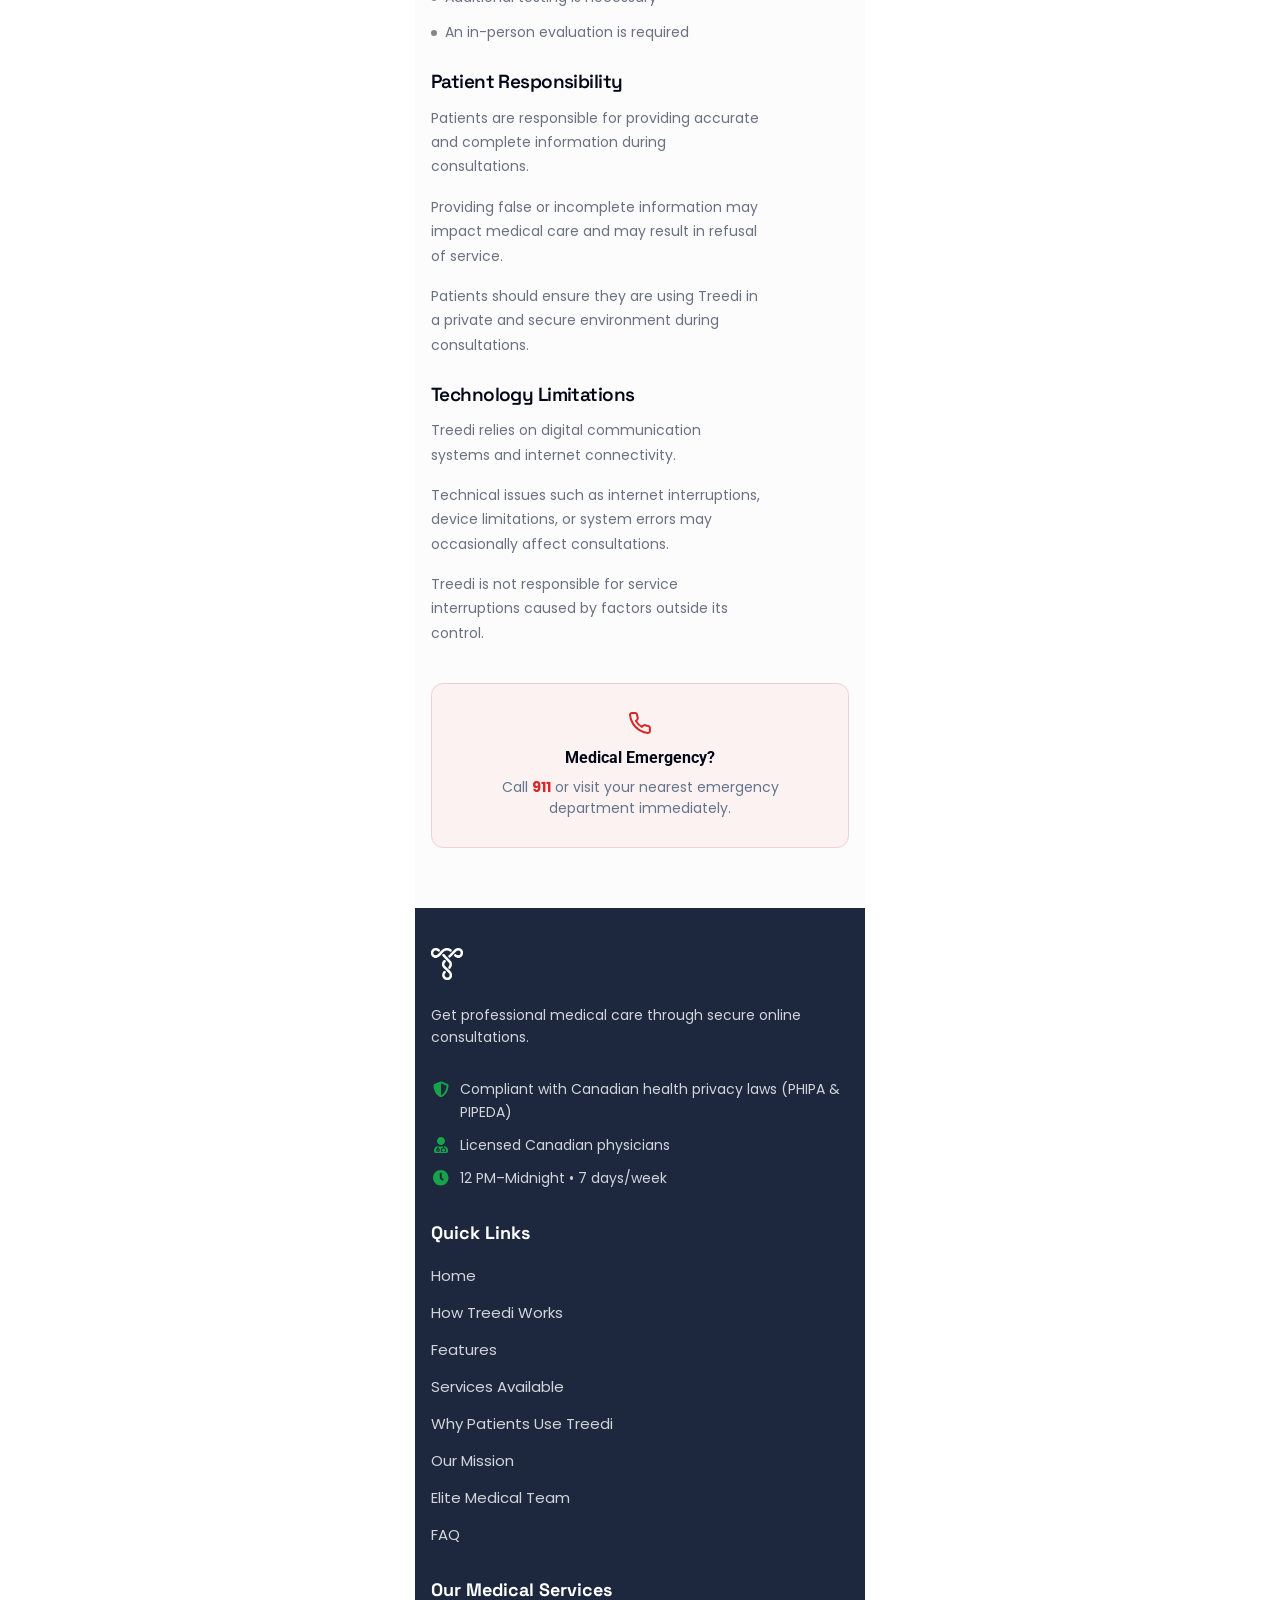
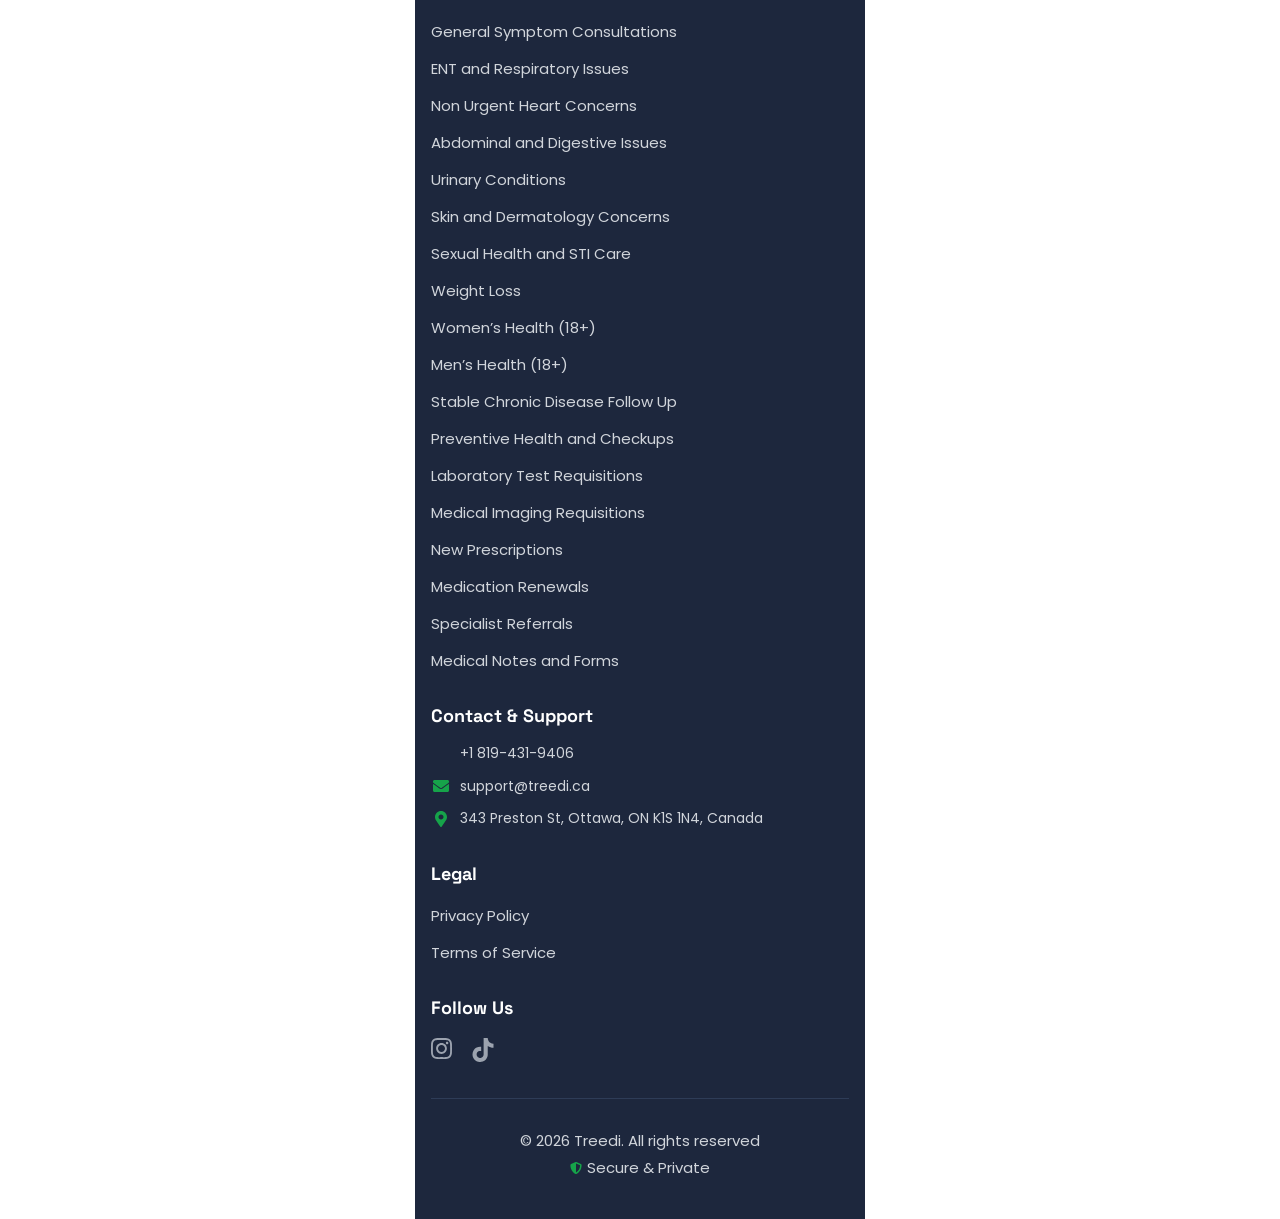
<file: treedi-term-for-service.html>
<!DOCTYPE html>
<html lang="en-US">
	<head>
		<!-- Meta setup -->
		<meta charset="UTF-8">
		<meta http-equiv="X-UA-Compatible" content="IE=edge">
		<meta name="viewport" content="width=device-width, initial-scale=1, maximum-scale=1, minimum-scale=1, user-scalable=no">
		<meta name="keywords" content="">
		<meta name="decription" content="">
		<!-- Title -->
		<title>Terms of Service</title>
		<!-- Fav Icon -->
		<link rel="icon" href="images/favicon.png">
		<!-- link font awesome -->
		<link rel="stylesheet" href="css/font-awesome.css">
		<!-- Main StyleSheet -->
		<link rel="stylesheet" href="style.css">	
		<!-- Responsive CSS -->
		<link rel="stylesheet" href="css/responsive.css">

		<style>
			.patients-res-sec {
				scroll-margin-top: 90px;
			}
		</style>
	</head>
	<body>

		<main class="wrapper">

			<!-- header-area -->	
			<header class="header-area">
				<div class="nav-area">
					<div class="hightlight-text">
						<p>No sign-up • Pay after consultation</p>
					</div>
					<div class="container">
						<div class="nav-inner">
							<div class="logo">
								<a href="index.html"><img src="images/logo-black.svg" alt=""></a>
							</div>
							<div class="menu-right-comp">
								<div class="lang-toggler">
									<span class="on">EN</span>
									<span class="off">FR</span>
                                </div>

								<div class="humberger-menu menu-toggle" id="menuBtn">
									<span class="line01"></span>
									<span class="line02"></span>
								</div>
							</div>
						</div>			
					</div>
				</div>

				<!-- Overlay -->
				<div class="sidebar-overlay" id="overlay"></div>

				<!-- Sidebar -->
				<div class="sidebar" id="sidebar">
					<ul class="sidebar-menu">
						<li><a href="index.html#home">Home</a></li>
						<li><a href="index.html#howItWorks">How Treedi Works</a></li>
						<li><a href="index.html#features">Features</a></li>
						<li><a href="index.html#servicesAvailable">Services Available </a></li>
						<li><a href="index.html#whyTreedi">Why Patients Use Treedi</a></li>
						<li><a href="index.html#ourMission">Our mission</a></li>
						<li><a href="index.html#eliteMedicalTeam">Elite Medical Team</a></li>
						<li><a href="index.html#faq">FAQ</a></li>
						<li><a href="index.html#contact">Contact</a></li>
					</ul>

					<div class="sideabar-contact-info">
						<div class="item">
							<svg width="16" height="16" viewBox="0 0 16 16" fill="none" xmlns="http://www.w3.org/2000/svg">
							<g clip-path="url(#clip0_1_334)">
							<path d="M15.4187 0.769088L12.1687 0.0190879C11.8156 -0.0621621 11.4531 0.122213 11.3094 0.453463L9.80937 3.95346C9.67812 4.25971 9.76562 4.61909 10.025 4.82846L11.9187 6.37846C10.7937 8.77534 8.82812 10.7691 6.38125 11.916L4.83125 10.0222C4.61875 9.76284 4.2625 9.67534 3.95625 9.80659L0.456249 11.3066C0.121874 11.4535 -0.0625007 11.816 0.0187493 12.1691L0.768749 15.4191C0.846874 15.7566 1.14687 16.0003 1.5 16.0003C9.50312 16.0003 16 9.51596 16 1.50034C16 1.15034 15.7594 0.847213 15.4187 0.769088Z" fill="#000"/>
							</g>
							<defs>
							<clipPath id="clip0_1_334">
							<rect width="16" height="16" fill="000"/>
							</clipPath>
							</defs>
							</svg>
							<div class="info">
								<span><a href="tel:18194319406">+1 819-431-9406</a></span>
							</div>
						</div>
						<div class="item">
							<svg width="16" height="12" viewBox="0 0 16 12" fill="none" xmlns="http://www.w3.org/2000/svg">
							<path d="M15.6969 3.9625C15.8187 3.86563 16 3.95625 16 4.10938V10.5C16 11.3281 15.3281 12 14.5 12H1.5C0.671875 12 0 11.3281 0 10.5V4.1125C0 3.95625 0.178125 3.86875 0.303125 3.96562C1.00312 4.50937 1.93125 5.2 5.11875 7.51562C5.77813 7.99687 6.89062 9.00938 8 9.00313C9.11563 9.0125 10.25 7.97813 10.8844 7.51562C14.0719 5.2 14.9969 4.50625 15.6969 3.9625ZM8 8C8.725 8.0125 9.76875 7.0875 10.2937 6.70625C14.4406 3.69688 14.7562 3.43437 15.7125 2.68437C15.8937 2.54375 16 2.325 16 2.09375V1.5C16 0.671875 15.3281 0 14.5 0H1.5C0.671875 0 0 0.671875 0 1.5V2.09375C0 2.325 0.10625 2.54062 0.2875 2.68437C1.24375 3.43125 1.55938 3.69688 5.70625 6.70625C6.23125 7.0875 7.275 8.0125 8 8Z" fill="#000"/>
							</svg>
							<span><a href="mailto:support@treedi.ca">support@treedi.ca</a></span>
						</div>
					</div>
				</div>
	
			</header>	
			<!-- header-area -->

			<!-- Terms Hero -->
			<section class="terms-hero">
				<div class="container">
					<div class="policy-hero-back">
						<a href="index.html">Back</a>
					</div>
				
					<div class="terms-hero-content">
						<h2>Terms of Service</h2>
						<p>Please read these terms carefully before using Treedi's telemedicine platform.</p>
					</div>
				</div>
			</section>
			<!-- Terms Hero -->

			<!-- Terms Service -->
			<section class="terms-service">
				<div class="container">
					<div class="policy-items terms-items">
						<div class="policy-items-left">
							<i class="fa-solid fa-circle-check"></i>
						</div>
						<div class="policy-items-right">
							<h2>Acceptance of Terms</h2>
							<div class="policy-items-right-items">
								<p>By accessing or using Treedi, you agree to comply with these Terms of Service.</p>
								<p>If you do not agree with these terms, you should not use the platform.</p>
							</div>
						</div>
					</div>
					<div class="policy-items terms-items">
						<div class="policy-items-left">
							<i class="fa-solid fa-user-check"></i>
						</div>
						<div class="policy-items-right">
							<h2>Eligibility</h2>
							<div class="policy-items-right-items">
								<p>Treedi services are available only to adults aged 18 years or older who reside in Ontario, Canada.</p>
							</div>
						</div>
					</div>
					<div class="policy-items terms-items">
						<div class="policy-items-left">
							<i class="fa-solid fa-user-doctor"></i>
						</div>
						<div class="policy-items-right">
							<h2>Medical Services</h2>
							<div class="policy-items-right-items">
								<p>Treedi provides access to licensed healthcare professionals who may assess symptoms, provide medical advice, issue prescriptions, and request laboratory or imaging tests when medically appropriate.</p>
								<p>Treedi provides non-emergency medical consultations only.</p>
								<div class="terms-items-warning">
									<div>
										<svg width="20" height="20" viewBox="0 0 20 20" fill="none" xmlns="http://www.w3.org/2000/svg"><path d="M18.1083 15L11.4416 3.33332C11.2962 3.07682 11.0854 2.86347 10.8307 2.71504C10.576 2.56661 10.2864 2.4884 9.99161 2.4884C9.69678 2.4884 9.40724 2.56661 9.1525 2.71504C8.89777 2.86347 8.68697 3.07682 8.54161 3.33332L1.87494 15C1.72801 15.2544 1.65096 15.5432 1.65162 15.8371C1.65227 16.1309 1.73059 16.4194 1.87865 16.6732C2.0267 16.927 2.23923 17.1371 2.49469 17.2823C2.75014 17.4275 3.03945 17.5026 3.33327 17.5H16.6666C16.959 17.4997 17.2462 17.4225 17.4993 17.2761C17.7525 17.1297 17.9626 16.9192 18.1087 16.6659C18.2548 16.4126 18.3316 16.1253 18.3316 15.8329C18.3315 15.5405 18.2545 15.2532 18.1083 15Z" stroke="#F2930D" stroke-width="1.66667" stroke-linecap="round" stroke-linejoin="round" /><path d="M10 7.5V10.8333" stroke="#F2930D" stroke-width="1.66667" stroke-linecap="round" stroke-linejoin="round" /><path d="M10 14.1667H10.0083" stroke="#F2930D" stroke-width="1.66667" stroke-linecap="round" stroke-linejoin="round" /></svg>
									</div>
									<div>
										<p>If you are experiencing a medical emergency, call 911 or go to the nearest emergency department immediately.</p>
									</div>
								</div>
							</div>
						</div>
					</div>
					<div class="policy-items terms-items">
						<div class="policy-items-left">
							<i class="fa-solid fa-money-bill-wave"></i>
						</div>
						<div class="policy-items-right">
							<h2>Consultation Fees</h2>
							<div class="policy-items-right-items">
								<p>All consultations cost $49.99 per visit unless otherwise specified.</p>
								<p>Payment must be completed before prescriptions, requisitions, or medical documents are released.</p>
							</div>
						</div>
					</div>
					<div class="policy-items terms-items">
						<div class="policy-items-left">
							<i class="fa-solid fa-user-gear"></i>
						</div>
						<div class="policy-items-right">
							<h2>User Responsibilities</h2>
							<div class="policy-items-right-items">
								<p>Users must provide accurate and truthful information during consultations.</p>
								<p>Providing false, misleading, or incomplete information may affect the quality of medical care and may result in refusal of service.</p>
								<p>Treedi reserves the right to limit or deny access to the platform if misuse is suspected.</p>
							</div>
						</div>
					</div>
					<div class="policy-items terms-items">
						<div class="policy-items-left">
							<i class="fa-solid fa-scale-balanced"></i>
						</div>
						<div class="policy-items-right">
							<h2>Limitation of Liability</h2>
							<div class="policy-items-right-items">
								<p>Medical decisions are based on the information provided during consultations. Treedi cannot guarantee specific medical outcomes.</p>
							</div>
						</div>
					</div>
					<div class="policy-items terms-items">
						<div class="policy-items-left">
							<i class="fa-solid fa-triangle-exclamation"></i>
						</div>
						<div class="policy-items-right">
							<h2>Medical Disclaimer</h2>
							<div class="policy-items-right-items">
								<p>Treedi provides medical consultations intended for non-emergency healthcare services.</p>
								<p>Medical advice provided through Treedi is based on the information supplied during the consultation.</p>
								<p>In certain situations, an in-person medical examination may be required to establish a full diagnosis.</p>
								<p>Healthcare professionals may decline treatment if a condition cannot be safely assessed through telemedicine.</p>
								<div class="terms-items-warning">
									<div>
										<svg width="20" height="20" viewBox="0 0 20 20" fill="none" xmlns="http://www.w3.org/2000/svg"><path d="M18.1083 15L11.4416 3.33332C11.2962 3.07682 11.0854 2.86347 10.8307 2.71504C10.576 2.56661 10.2864 2.4884 9.99161 2.4884C9.69678 2.4884 9.40724 2.56661 9.1525 2.71504C8.89777 2.86347 8.68697 3.07682 8.54161 3.33332L1.87494 15C1.72801 15.2544 1.65096 15.5432 1.65162 15.8371C1.65227 16.1309 1.73059 16.4194 1.87865 16.6732C2.0267 16.927 2.23923 17.1371 2.49469 17.2823C2.75014 17.4275 3.03945 17.5026 3.33327 17.5H16.6666C16.959 17.4997 17.2462 17.4225 17.4993 17.2761C17.7525 17.1297 17.9626 16.9192 18.1087 16.6659C18.2548 16.4126 18.3316 16.1253 18.3316 15.8329C18.3315 15.5405 18.2545 15.2532 18.1083 15Z" stroke="#F2930D" stroke-width="1.66667" stroke-linecap="round" stroke-linejoin="round" /><path d="M10 7.5V10.8333" stroke="#F2930D" stroke-width="1.66667" stroke-linecap="round" stroke-linejoin="round" /><path d="M10 14.1667H10.0083" stroke="#F2930D" stroke-width="1.66667" stroke-linecap="round" stroke-linejoin="round" /></svg>
									</div>
									<div>
										<p>If you experience severe symptoms such as chest pain, difficulty breathing, stroke symptoms, severe bleeding, or loss of consciousness, you must seek immediate medical attention by calling 911 or visiting the nearest emergency department.</p>
									</div>
								</div>
							</div>
						</div>
					</div>
					<div class="policy-items terms-items">
						<div class="policy-items-left">
							<i class="fa-solid fa-handshake"></i>
						</div>
						<div class="policy-items-right">
							<h2>Consent to Telemedicine</h2>
							<div class="policy-items-right-items">
								<p>By using Treedi, you consent to receiving healthcare services through telemedicine and secure electronic communications.</p>
								<p>Telemedicine allows healthcare professionals to evaluate and provide care remotely using digital systems.</p>
								<p>By using Treedi, you acknowledge that:</p>
								<ul>
									<li>Telemedicine may have limitations compared to in-person medical visits</li>
									<li>Some medical conditions may require physical examination</li>
									<li>Your medical information will be transmitted electronically using secure systems</li>
									<li>You may withdraw your consent to telemedicine services at any time</li>
								</ul>
								<div class="terms-items-extra">
									<div>
										<svg width="16" height="16" viewBox="0 0 16 16" fill="none" xmlns="http://www.w3.org/2000/svg"><path d="M13.3333 8.66664C13.3333 12 11 13.6666 8.22663 14.6333C8.0814 14.6825 7.92365 14.6802 7.77996 14.6266C4.99996 13.6666 2.66663 12 2.66663 8.66664V3.99997C2.66663 3.82316 2.73686 3.65359 2.86189 3.52857C2.98691 3.40355 3.15648 3.33331 3.33329 3.33331C4.66663 3.33331 6.33329 2.53331 7.49329 1.51997C7.63453 1.39931 7.8142 1.33301 7.99996 1.33301C8.18572 1.33301 8.36539 1.39931 8.50663 1.51997C9.67329 2.53997 11.3333 3.33331 12.6666 3.33331C12.8434 3.33331 13.013 3.40355 13.138 3.52857C13.2631 3.65359 13.3333 3.82316 13.3333 3.99997V8.66664Z" stroke="#000" stroke-width="1.33333" stroke-linecap="round" stroke-linejoin="round" /></svg>
									</div>
									<div>
										<p>Treedi uses HIPAA-compliant systems, SSL encryption, and strict access control protocols to protect personal health information.</p>
									</div>
								</div>
							</div>
						</div>
					</div>

					<!-- Payment and Refund Policy -->
					<div class="policy-items terms-items">
						<div class="policy-items-left">
							<i class="fa-solid fa-credit-card"></i>
						</div>
						<div class="policy-items-right">
							<h2>Payment and Refund Policy</h2>
							<div class="policy-items-right-items">

								<h4>Consultation Fees</h4>
								<p>Each consultation costs $49.99 unless otherwise stated.</p>

								<h4>Payment Process</h4>
								<p>Payment must be completed before prescriptions, medical documents, or requisitions are released.</p>

								<h4>Refund Policy</h4>
								<p>Consultation fees are generally non-refundable once a physician has reviewed the case.</p>
								<p>A refund may be issued if a physician determines that Treedi cannot safely assess or treat the condition through the platform.</p>
								<p>Refunds may also be issued in cases of duplicate payment or technical error.</p>

							</div>
						</div>
					</div>


					<!-- Appropriate Use Policy -->
					<div class="policy-items terms-items">
						<div class="policy-items-left">
							<i class="fa-solid fa-user-shield"></i>
						</div>
						<div class="policy-items-right">
							<h2>Appropriate Use Policy</h2>
							<div class="policy-items-right-items">

								<p>Treedi is designed for non-emergency healthcare services for adults aged 18 years or older residing in Ontario.</p>
								<p>Treedi should not be used for emergency conditions.</p>

								<h4>Examples of emergencies include:</h4>
								<ul>
									<li>Chest pain</li>
									<li>Severe breathing difficulty</li>
									<li>Stroke symptoms</li>
									<li>Severe bleeding</li>
									<li>Serious injuries</li>
									<li>Severe allergic reactions</li>
								</ul>

								<div class="terms-items-warning">
									<div>
										<svg width="20" height="20" viewBox="0 0 20 20" fill="none">
											<path d="M18.1083 15L11.4416 3.33332C11.2962 3.07682 11.0854 2.86347 10.8307 2.71504C10.576 2.56661 10.2864 2.4884 9.99161 2.4884C9.69678 2.4884 9.40724 2.56661 9.1525 2.71504C8.89777 2.86347 8.68697 3.07682 8.54161 3.33332L1.87494 15C1.72801 15.2544 1.65096 15.5432 1.65162 15.8371C1.65227 16.1309 1.73059 16.4194 1.87865 16.6732C2.0267 16.927 2.23923 17.1371 2.49469 17.2823C2.75014 17.4275 3.03945 17.5026 3.33327 17.5H16.6666C16.959 17.4997 17.2462 17.4225 17.4993 17.2761C17.7525 17.1297 17.9626 16.9192 18.1087 16.6659C18.2548 16.4126 18.3316 16.1253 18.3316 15.8329C18.3315 15.5405 18.2545 15.2532 18.1083 15Z" stroke="#F2930D" stroke-width="1.66667" stroke-linecap="round" stroke-linejoin="round"/>
											<path d="M10 7.5V10.8333" stroke="#F2930D" stroke-width="1.66667" stroke-linecap="round" stroke-linejoin="round"/>
											<path d="M10 14.1667H10.0083" stroke="#F2930D" stroke-width="1.66667" stroke-linecap="round" stroke-linejoin="round"/>
										</svg>
									</div>
									<div>
										<p>If you experience a medical emergency, call 911 or go to the nearest emergency department.</p>
									</div>
								</div>

								<h4>Treedi reserves the right to refuse or discontinue consultations if:</h4>
								<ul>
									<li>The condition cannot be safely assessed through telemedicine</li>
									<li>An in-person examination is required</li>
									<li>The request is not appropriate for telemedicine services</li>
									<li>Eligibility requirements are not met</li>
								</ul>

							</div>
						</div>
					</div>


					<!-- No Physician Patient Relationship Until Review -->
					<div class="policy-items terms-items">
						<div class="policy-items-left">
							<i class="fa-solid fa-user-doctor"></i>
						</div>
						<div class="policy-items-right">
							<h2>No Physician Patient Relationship Until Review</h2>
							<div class="policy-items-right-items">

								<p>Submitting information through Treedi does not automatically establish a physician-patient relationship.</p>
								<p>A physician-patient relationship is established only when a licensed physician reviews and accepts the consultation.</p>
								<p>Before that point, information submitted through the platform is considered pre-consultation intake information.</p>
								<p>Treedi may decline consultations that are not appropriate for telemedicine.</p>

							</div>
						</div>
					</div>


					<!-- No Guarantee of Prescription -->
					<div class="policy-items terms-items">
						<div class="policy-items-left">
							<i class="fa-solid fa-pills"></i>
						</div>
						<div class="policy-items-right">
							<h2>No Guarantee of Prescription</h2>
							<div class="policy-items-right-items">

								<p>Payment for a consultation does not guarantee that a prescription will be issued.</p>
								<p>Healthcare professionals determine appropriate treatment based on clinical judgment and the information provided during the consultation.</p>

								<h4>A physician may determine that:</h4>
								<ul>
									<li>Medication is not required</li>
									<li>Additional testing is necessary</li>
									<li>An in-person evaluation is required</li>
								</ul>

							</div>
						</div>
					</div>

					<!-- Patient Responsibility -->
					<div class="policy-items terms-items patients-res-sec" id="learn-more">
						<div class="policy-items-left">
							<i class="fa-solid fa-user-check"></i>
						</div>
						<div class="policy-items-right">
							<h2>Patient Responsibility</h2>
							<div class="policy-items-right-items">

								<p>Patients are responsible for providing accurate and complete information during consultations.</p>
								<p>Providing false or incomplete information may impact medical care and may result in refusal of service.</p>
								<p>Patients should ensure they are using Treedi in a private and secure environment during consultations.</p>

							</div>
						</div>
					</div>


					<!-- Technology Limitations -->
					<div class="policy-items terms-items">
						<div class="policy-items-left">
							<i class="fa-solid fa-wifi"></i>
						</div>
						<div class="policy-items-right">
							<h2>Technology Limitations</h2>
							<div class="policy-items-right-items">

								<p>Treedi relies on digital communication systems and internet connectivity.</p>
								<p>Technical issues such as internet interruptions, device limitations, or system errors may occasionally affect consultations.</p>
								<p>Treedi is not responsible for service interruptions caused by factors outside its control.</p>

							</div>
						</div>
					</div>


					<div class="terms-items-emergency">
						<svg width="22" height="22" viewBox="0 0 22 22" fill="none" xmlns="http://www.w3.org/2000/svg"><path d="M20.8881 15.9201V18.9201C20.8892 19.1986 20.8322 19.4743 20.7206 19.7294C20.6091 19.9846 20.4454 20.2137 20.2402 20.402C20.035 20.5902 19.7927 20.7336 19.5289 20.8228C19.265 20.912 18.9855 20.9452 18.7081 20.9201C15.631 20.5857 12.6751 19.5342 10.0781 17.8501C7.66194 16.3148 5.61345 14.2663 4.07812 11.8501C2.38809 9.2413 1.33636 6.27109 1.00812 3.1801C0.983127 2.90356 1.01599 2.62486 1.10462 2.36172C1.19324 2.09859 1.33569 1.85679 1.52288 1.65172C1.71008 1.44665 1.93792 1.28281 2.19191 1.17062C2.44589 1.05843 2.72046 1.00036 2.99812 1.0001H5.99812C6.48342 0.995321 6.95391 1.16718 7.32188 1.48363C7.68985 1.80008 7.93019 2.23954 7.99812 2.7201C8.12474 3.68016 8.35957 4.62282 8.69812 5.5301C8.83266 5.88802 8.86178 6.27701 8.78202 6.65098C8.70227 7.02494 8.51698 7.36821 8.24812 7.6401L6.97812 8.9101C8.40167 11.4136 10.4746 13.4865 12.9781 14.9101L14.2481 13.6401C14.52 13.3712 14.8633 13.1859 15.2372 13.1062C15.6112 13.0264 16.0002 13.0556 16.3581 13.1901C17.2654 13.5286 18.2081 13.7635 19.1681 13.8901C19.6539 13.9586 20.0975 14.2033 20.4146 14.5776C20.7318 14.9519 20.9003 15.4297 20.8881 15.9201Z" stroke="#D92626" stroke-width="2" stroke-linecap="round" stroke-linejoin="round" /></svg>
						<h4>Medical Emergency?</h4>
						<p>Call <strong>911</strong> or visit your nearest emergency department immediately.</p>
					</div>

					
				</div>
			</section>
			<!-- Terms- Service -->

			<!-- footer area -->
			<footer class="footer-area py-40">
				<div class="container">
					<div class="footer-inner">
						<div class="footer-top-col01">
							<div class="footer-logo">
								<a href="index.html">
									<img src="images/logo-white.png" alt="">
								</a>
							</div>
							<div class="footer-top-lists">
								<p>Get professional medical care through secure online
								consultations.</p>
								<ul>
									<li>
										<svg width="15" height="16" viewBox="0 0 15 16" fill="none" xmlns="http://www.w3.org/2000/svg">
										<path d="M14.0781 2.61485L8.07812 0.114846C7.89536 0.0390267 7.69943 0 7.50156 0C7.30369 0 7.10777 0.0390267 6.925 0.114846L0.925 2.61485C0.365625 2.8461 0 3.39297 0 3.99922C0 10.2023 3.57812 14.4898 6.92188 15.8836C7.29063 16.0367 7.70625 16.0367 8.075 15.8836C10.7531 14.768 15 10.9148 15 3.99922C15 3.39297 14.6344 2.8461 14.0781 2.61485ZM7.50313 13.9461L7.5 2.03985L12.9969 4.33047C12.8938 9.06172 10.4312 12.4898 7.50313 13.9461Z" fill="#16A34A"/>
										</svg>
										<span>Compliant with Canadian health privacy laws (PHIPA & PIPEDA)</span>
									</li>
									<li>
										<svg width="16" height="16" viewBox="0 0 16 16" fill="none" xmlns="http://www.w3.org/2000/svg">
										<g clip-path="url(#clip0_1_305)">
										<path d="M8 8C10.2094 8 12 6.20937 12 4C12 1.79063 10.2094 0 8 0C5.79063 0 4 1.79063 4 4C4 6.20937 5.79063 8 8 8ZM4.25 13.25C4.25 13.6656 4.58437 14 5 14C5.41563 14 5.75 13.6656 5.75 13.25C5.75 12.8344 5.41563 12.5 5 12.5C4.58437 12.5 4.25 12.8344 4.25 13.25ZM11 9.01875V10.55C12.1406 10.7812 13 11.7937 13 13V14.3031C13 14.5406 12.8313 14.7469 12.5969 14.7937L11.5906 14.9937C11.4563 15.0219 11.325 14.9344 11.2969 14.7969L11.2 14.3062C11.1719 14.1719 11.2594 14.0375 11.3969 14.0125L12 13.8906V13C12 11.0375 9 10.9656 9 13.0594V13.8938L9.60312 14.0156C9.7375 14.0437 9.825 14.175 9.8 14.3094L9.70312 14.8C9.675 14.9344 9.54375 15.0219 9.40938 14.9969L8.43437 14.8656C8.1875 14.8313 8.00313 14.6219 8.00313 14.3687V13C8.00313 11.7937 8.8625 10.7844 10.0031 10.55V9.1375C9.93437 9.15938 9.86563 9.17188 9.79688 9.19687C9.23438 9.39375 8.63125 9.50313 8.00313 9.50313C7.375 9.50313 6.77187 9.39375 6.20937 9.19687C5.97813 9.11562 5.74375 9.06563 5.50313 9.03438V11.5844C6.225 11.8 6.75313 12.4625 6.75313 13.2531C6.75313 14.2188 5.96875 15.0031 5.00313 15.0031C4.0375 15.0031 3.25312 14.2188 3.25312 13.2531C3.25312 12.4625 3.78125 11.8 4.50312 11.5844V9.07187C2.51562 9.40625 1 11.1187 1 13.2V14.6C1 15.3719 1.62812 16 2.4 16H13.6C14.3719 16 15 15.3719 15 14.6V13.2C15 10.95 13.225 9.12813 11 9.01875Z" fill="#16A34A"/>
										</g>
										<defs>
										<clipPath id="clip0_1_305">
										<rect width="16" height="16" fill="white"/>
										</clipPath>
										</defs>
										</svg>
										<span>Licensed Canadian physicians</span>
									</li>
									<li>
										<svg width="16" height="16" viewBox="0 0 16 16" fill="none" xmlns="http://www.w3.org/2000/svg">
										<path d="M7.75 0C3.46875 0 0 3.46875 0 7.75C0 12.0312 3.46875 15.5 7.75 15.5C12.0312 15.5 15.5 12.0312 15.5 7.75C15.5 3.46875 12.0312 0 7.75 0ZM10.6403 9.78125L10.0153 10.5625C9.9743 10.6138 9.92358 10.6565 9.86606 10.6882C9.80855 10.7198 9.74535 10.7399 9.68009 10.7471C9.61483 10.7544 9.54877 10.7487 9.4857 10.7304C9.42263 10.7122 9.36378 10.6816 9.3125 10.6406L7.21875 9.08687C7.07246 8.96975 6.95437 8.82122 6.87323 8.65229C6.79209 8.48336 6.74998 8.29834 6.75 8.11094V3.25C6.75 3.11739 6.80268 2.99021 6.89645 2.89645C6.99021 2.80268 7.11739 2.75 7.25 2.75H8.25C8.38261 2.75 8.50979 2.80268 8.60355 2.89645C8.69732 2.99021 8.75 3.11739 8.75 3.25V7.75L10.5625 9.07812C10.6138 9.11917 10.6565 9.16992 10.6882 9.22747C10.7199 9.28503 10.7399 9.34826 10.7471 9.41356C10.7543 9.47886 10.7486 9.54494 10.7303 9.60804C10.712 9.67113 10.6814 9.72998 10.6403 9.78125Z" fill="#16A34A"/>
										</svg>
										<span>12 PM–Midnight • 7 days/week</span>
									</li>
								</ul>
							</div>
						</div>
						<div class="footer-col2st">
							<h3>Quick Links</h3>
							<ul>
								<li><a href="index.html#home">Home</a></li>
								<li><a href="index.html#howItWorks">How Treedi Works</a></li>
								<li><a href="index.html#features">Features</a></li>
								<li><a href="index.html#servicesAvailable">Services Available </a></li>
								<li><a href="index.html#whyTreedi">Why Patients Use Treedi</a></li>
								<li><a href="index.html#ourMission">Our Mission</a></li>
								<li><a href="index.html#eliteMedicalTeam">Elite Medical Team</a></li>
								<li><a href="index.html#faq">FAQ</a></li>
							</ul>
						</div>
						<div class="footer-col2st">
							<h3>Our Medical Services</h3>
							<ul>
								<li><a href="index.html#service-01">General Symptom Consultations</a></li>
								<li><a href="index.html#service-02">ENT and Respiratory Issues</a></li>
								<li><a href="index.html#service-03">Non Urgent Heart Concerns</a></li>
								<li><a href="index.html#service-04">Abdominal and Digestive Issues</a></li>
								<li><a href="index.html#service-05">Urinary Conditions</a></li>
								<li><a href="index.html#service-06">Skin and Dermatology Concerns</a></li>
								<li><a href="index.html#service-07">Sexual Health and STI Care</a></li>
								<li><a href="index.html#service-08">Weight Loss</a></li>
								<li><a href="index.html#service-09">Women’s Health (18+)</a></li>
								<li><a href="index.html#service-10">Men’s Health (18+)</a></li>
								<li><a href="index.html#service-11">Stable Chronic Disease Follow Up</a></li>
								<li><a href="index.html#service-12">Preventive Health and Checkups</a></li>
								<li><a href="index.html#service-13">Laboratory Test Requisitions</a></li>
								<li><a href="index.html#service-14">Medical Imaging Requisitions</a></li>
								<li><a href="index.html#service-15">New Prescriptions</a></li>
								<li><a href="index.html#service-16">Medication Renewals</a></li>
								<li><a href="index.html#service-17">Specialist Referrals</a></li>
								<li><a href="index.html#service-18">Medical Notes and Forms</a></li>
							</ul>
						</div>
						<div class="footer-top-col01" id="contact">
							<div class="footer-col2st">
								<h3>Contact & Support</h3>
							</div>
							<ul class="pt-0">
								<li>
									<svg width="16" height="16" viewBox="0 0 16 16" fill="none" xmlns="http://www.w3.org/2000/svg">
									<g clip-path="url(#clip0_1_334)">
									<path d="M15.4187 0.769088L12.1687 0.0190879C11.8156 -0.0621621 11.4531 0.122213 11.3094 0.453463L9.80937 3.95346C9.67812 4.25971 9.76562 4.61909 10.025 4.82846L11.9187 6.37846C10.7937 8.77534 8.82812 10.7691 6.38125 11.916L4.83125 10.0222C4.61875 9.76284 4.2625 9.67534 3.95625 9.80659L0.456249 11.3066C0.121874 11.4535 -0.0625007 11.816 0.0187493 12.1691L0.768749 15.4191C0.846874 15.7566 1.14687 16.0003 1.5 16.0003C9.50312 16.0003 16 9.51596 16 1.50034C16 1.15034 15.7594 0.847213 15.4187 0.769088Z" fill="#16A34A"/>
									</g>
									<defs>
									<clipPath id="clip0_1_334">
									<rect width="16" height="16" fill="16A34A"/>
									</clipPath>
									</defs>
									</svg>
									<div class="info">
										<span><a href="tel:18194319406">+1 819-431-9406</a></span>
									</div>
								</li>
								<li>
									<svg width="16" height="12" viewBox="0 0 16 12" fill="none" xmlns="http://www.w3.org/2000/svg">
									<path d="M15.6969 3.9625C15.8187 3.86563 16 3.95625 16 4.10938V10.5C16 11.3281 15.3281 12 14.5 12H1.5C0.671875 12 0 11.3281 0 10.5V4.1125C0 3.95625 0.178125 3.86875 0.303125 3.96562C1.00312 4.50937 1.93125 5.2 5.11875 7.51562C5.77813 7.99687 6.89062 9.00938 8 9.00313C9.11563 9.0125 10.25 7.97813 10.8844 7.51562C14.0719 5.2 14.9969 4.50625 15.6969 3.9625ZM8 8C8.725 8.0125 9.76875 7.0875 10.2937 6.70625C14.4406 3.69688 14.7562 3.43437 15.7125 2.68437C15.8937 2.54375 16 2.325 16 2.09375V1.5C16 0.671875 15.3281 0 14.5 0H1.5C0.671875 0 0 0.671875 0 1.5V2.09375C0 2.325 0.10625 2.54062 0.2875 2.68437C1.24375 3.43125 1.55938 3.69688 5.70625 6.70625C6.23125 7.0875 7.275 8.0125 8 8Z" fill="#16A34A"/>
									</svg>
									<span><a href="mailto:support@treedi.ca">support@treedi.ca</a></span>
								</li>
								<li>
									<svg width="12" height="16" viewBox="0 0 12 16" fill="none" xmlns="http://www.w3.org/2000/svg">
									<path d="M5.38338 15.6772C0.842813 9.09472 0 8.41916 0 6C0 2.68628 2.68628 0 6 0C9.31372 0 12 2.68628 12 6C12 8.41916 11.1572 9.09472 6.61662 15.6772C6.31866 16.1076 5.68131 16.1076 5.38338 15.6772ZM6 8.5C7.38072 8.5 8.5 7.38072 8.5 6C8.5 4.61928 7.38072 3.5 6 3.5C4.61928 3.5 3.5 4.61928 3.5 6C3.5 7.38072 4.61928 8.5 6 8.5Z" fill="#16A34A"/>
									</svg>
									<span>343 Preston St, Ottawa, ON K1S 1N4, Canada</span>
								</li>
							</ul>
						</div>

						<div class="footer-col2st">
							<h3>Legal</h3>
							<ul>
								<li><a href="treedi-privacy-policy.html">Privacy Policy</a></li>
								<li><a href="treedi-term-for-service.html">Terms of Service</a></li>
							</ul>
						</div>

						<div class="footer-col2st footer-sociala">
							<h3>Follow Us</h3>
							<ul>
								<li><a href="https://www.instagram.com/treediapp" target="_blank">
									<svg width="22" height="21" viewBox="0 0 22 21" fill="none" xmlns="http://www.w3.org/2000/svg">
									<path d="M10.5082 5.11758C7.52695 5.11758 5.12227 7.52227 5.12227 10.5035C5.12227 13.4848 7.52695 15.8895 10.5082 15.8895C13.4895 15.8895 15.8941 13.4848 15.8941 10.5035C15.8941 7.52227 13.4895 5.11758 10.5082 5.11758ZM10.5082 14.0051C8.58164 14.0051 7.00664 12.4348 7.00664 10.5035C7.00664 8.57227 8.57695 7.00195 10.5082 7.00195C12.4395 7.00195 14.0098 8.57227 14.0098 10.5035C14.0098 12.4348 12.4348 14.0051 10.5082 14.0051ZM17.3707 4.89727C17.3707 5.5957 16.8082 6.15352 16.1145 6.15352C15.416 6.15352 14.8582 5.59102 14.8582 4.89727C14.8582 4.20352 15.4207 3.64102 16.1145 3.64102C16.8082 3.64102 17.3707 4.20352 17.3707 4.89727ZM20.9379 6.17227C20.8582 4.48945 20.4738 2.99883 19.241 1.7707C18.0129 0.542578 16.5223 0.158203 14.8395 0.0738281C13.1051 -0.0246094 7.90664 -0.0246094 6.17227 0.0738281C4.49414 0.153516 3.00352 0.537891 1.7707 1.76602C0.537891 2.99414 0.158203 4.48477 0.0738281 6.16758C-0.0246094 7.90195 -0.0246094 13.1004 0.0738281 14.8348C0.153516 16.5176 0.537891 18.0082 1.7707 19.2363C3.00352 20.4645 4.48945 20.8488 6.17227 20.9332C7.90664 21.0316 13.1051 21.0316 14.8395 20.9332C16.5223 20.8535 18.0129 20.4691 19.241 19.2363C20.4691 18.0082 20.8535 16.5176 20.9379 14.8348C21.0363 13.1004 21.0363 7.90664 20.9379 6.17227ZM18.6973 16.6957C18.3316 17.6145 17.6238 18.3223 16.7004 18.6926C15.3176 19.241 12.0363 19.1145 10.5082 19.1145C8.98008 19.1145 5.69414 19.2363 4.31602 18.6926C3.39727 18.327 2.68945 17.6191 2.31914 16.6957C1.7707 15.3129 1.89727 12.0316 1.89727 10.5035C1.89727 8.97539 1.77539 5.68945 2.31914 4.31133C2.68477 3.39258 3.39258 2.68477 4.31602 2.31445C5.69883 1.76602 8.98008 1.89258 10.5082 1.89258C12.0363 1.89258 15.3223 1.7707 16.7004 2.31445C17.6191 2.68008 18.327 3.38789 18.6973 4.31133C19.2457 5.69414 19.1191 8.97539 19.1191 10.5035C19.1191 12.0316 19.2457 15.3176 18.6973 16.6957Z" fill="#9CA3AF"/>
									</svg>
								</a></li>
								<li><a href="https://www.tiktok.com/@treediapp" target="_blank">
									<svg width="24" height="24" viewBox="0 0 24 24" fill="none" xmlns="http://www.w3.org/2000/svg">
									<path d="M22.5 9.83953C20.4363 9.84447 18.4232 9.20088 16.7452 7.99969V16.3772C16.7446 17.9288 16.2703 19.4432 15.3858 20.718C14.5013 21.9928 13.2487 22.9672 11.7954 23.5109C10.3422 24.0545 8.75761 24.1416 7.25356 23.7604C5.74952 23.3791 4.3977 22.5478 3.37887 21.3776C2.36005 20.2074 1.72276 18.754 1.55225 17.2118C1.38173 15.6696 1.6861 14.112 2.42467 12.7475C3.16323 11.3829 4.30078 10.2764 5.68521 9.5758C7.06965 8.87521 8.63497 8.61398 10.1719 8.82703V13.0406C9.46858 12.8194 8.71338 12.8261 8.0141 13.0597C7.31482 13.2933 6.70723 13.7418 6.2781 14.3413C5.84897 14.9408 5.62025 15.6606 5.62459 16.3979C5.62894 17.1351 5.86612 17.8521 6.30228 18.4466C6.73844 19.041 7.35127 19.4824 8.05325 19.7077C8.75524 19.933 9.51047 19.9308 10.2111 19.7013C10.9117 19.4718 11.522 19.0268 11.9546 18.4298C12.3872 17.8329 12.6202 17.1145 12.6202 16.3772V0H16.7452C16.7423 0.348347 16.7715 0.696219 16.8323 1.03922C16.9757 1.80491 17.2737 2.53332 17.7082 3.17988C18.1427 3.82643 18.7046 4.37756 19.3594 4.79953C20.291 5.41551 21.3832 5.74383 22.5 5.74359V9.83953Z" fill="#9CA3AF"/>
									</svg>
								</a></li>
							</ul>
						</div>

						<div class="footer-copyright">
							<p>© 2026 Treedi. All rights reserved</p>
							<div class="secure">
								<svg width="12" height="12" viewBox="0 0 12 12" fill="none" xmlns="http://www.w3.org/2000/svg">
								<g clip-path="url(#clip0_1_361)">
								<path d="M10.9336 1.96211L6.43359 0.0871109C6.29652 0.0302466 6.14957 0.000976563 6.00117 0.000976562C5.85277 0.000976563 5.70583 0.0302466 5.56875 0.0871109L1.06875 1.96211C0.649219 2.13555 0.375 2.5457 0.375 3.00039C0.375 7.65274 3.05859 10.8684 5.56641 11.9137C5.84297 12.0285 6.15469 12.0285 6.43125 11.9137C8.43984 11.077 11.625 8.18711 11.625 3.00039C11.625 2.5457 11.3508 2.13555 10.9336 1.96211ZM6.00234 10.4605L6 1.53086L10.1227 3.24883C10.0453 6.79727 8.19844 9.36836 6.00234 10.4605Z" fill="#16A34A"/>
								</g>
								<defs>
								<clipPath id="clip0_1_361">
								<rect width="12" height="12" fill="16A34A"/>
								</clipPath>
								</defs>
								</svg>
								<span>Secure & Private</span>
							</div>
						</div>
						
					</div>
				</div>
			</footer>
			<!-- footer area -->
		</main>
	
	
		<!-- Custom jQuery -->
		<script src="js/scripts.js"></script>
		
	</body>
</html>
</file>
<file: style.css>
@import url('https://fonts.googleapis.com/css2?family=Space+Grotesk:wght@300..700&display=swap');

@import url('https://fonts.googleapis.com/css2?family=Roboto:ital,wght@0,100..900;1,100..900&display=swap');

@import url('https://fonts.googleapis.com/css2?family=Poppins:ital,wght@0,100;0,200;0,300;0,400;0,500;0,600;0,700;0,800;0,900;1,100;1,200;1,300;1,400;1,500;1,600;1,700;1,800;1,900&display=swap');

@import url('https://fonts.googleapis.com/css2?family=Lato:ital,wght@0,100;0,300;0,400;0,700;0,900;1,100;1,300;1,400;1,700;1,900&display=swap');


:root {
    --space-grotesk: "Space Grotesk", sans-serif;
    --roboto: "Roboto", sans-serif;
    --poppins: "Poppins", sans-serif;
    --lato: "Lato", sans-serif;
    --primaryColor: #40BC6D;
    --whiteColor: #fff;
    --blackColor: #000;
}

html {
    scroll-behavior: smooth;
}

body {	
    font-family: var(--poppins);
    font-size: 15px;
    font-weight: 400;    
	color: #333333;	
}

h1,
h2,
h3,
h4,
h5,
h6 {
    margin: 0;
    font-weight: 700;
    color: #111827;
    font-family: var(--space-grotesk);
}

p,
figure,
label {
    margin: 0;
}

img {
    max-width: 100%;
    vertical-align: middle;
}

small {
    font-size: inherit;
}

a {
    display: inline-block;
    text-decoration: none;
    color: inherit;
}

a:hover{
    text-decoration: none;
}

ul {
    list-style-type: none;
    padding: 0; 
    margin: 0;
}

input,
button {
    background-color: transparent;
    border: 1px solid transparent;
    outline: none;
    transition: 0.2s all ease;
    -webkit-transition: 0.2s all ease;
    font-size: 16px;
    cursor: pointer;
}

input[type=number] {
    -moz-appearance: textfield;
    -webkit-appearance: textfield;
    appearance: textfield;
}

select {
    cursor: pointer;
    -webkit-appearance: none;
    -moz-appearance: none;
    appearance: none;
    background-image: url(images/select-input-arrow.png);
    background-repeat: no-repeat;
    background-size: 15px;
    background-position: calc(100% - 15px) 50%;
}

input::-webkit-outer-spin-button,
input::-webkit-inner-spin-button {
    -webkit-appearance: none;
    appearance: none;
    margin: 0;
}

::selection {
    color: var(--whiteColor);
    background: var(--primaryColor);
}

::-webkit-selection {
    color: var(--whiteColor); 
    background: var(--primaryColor);
}

::-moz-selection {
    color: var(--whiteColor); 
    background: var(--primaryColor);
}

.text-primary {
    color: var(--primaryColor) !important;
}

.font-medium {
    font-weight: 500 !important;
}

.font-semibold {
    font-weight: 600 !important;
}

.bg-included {
    background-repeat: no-repeat;
    background-size: cover;
    background-position: center;
}

.absolute-center {
    position: absolute;
    left: 50%;
    top: 50%;
    transform: translate(-50%, -50%);
}

.flex-col-between {
    display: flex;
    flex-direction: column;
    justify-content: space-between;
}

.gap-x-26 {
    row-gap: 26px;
}

/* body {
    background-color: #ddd;
    margin: 0;
} */

body {
    background-color: #fff;
    margin: 0;
}

*,
*:after,
*:before {
    box-sizing: border-box;
}

/*======= header-area design =======*/
.wrapper {
    background-color: #fff;
    max-width: 450px;
    margin-inline: auto;
    position: relative;
}

.container {
    padding-inline: 16px;
    max-width: 450px;
}

.nav-area {
    position: fixed;
    top: 0;
    background-color: #fff;
    width: 100%;
    max-width: 450px;
    border-bottom: 1px solid #ddd;
    z-index: 9999;
}

.nav-inner {
    display: flex;
    justify-content: space-between;
    align-items: center;
    padding-block: 14px;
}

.hightlight-text {
    background-color: #000;
    padding-block: 7px;
    text-align: center;
    font-size: 12px;
    color: white;
}

.nav-inner .logo img,
.sidebar-header .logo img {
    max-width: 22px;
}

.menu-right-comp {
    display: flex;
    align-items: center;
    gap: 25px;
}

.lang-toggler {
    display: flex;
    align-items: center;
    gap: 25px;
    position: relative;
}

.lang-toggler span {
    cursor: pointer;
}

.lang-toggler .on {
    font-weight: 500;
}

.lang-toggler:after {
    content: "";
    display: block;
    width: 1px;
    height: 62%;
    background-color: #000;
    position: absolute;
    left: 50%;
    top: 50%;
    transform: translate(-50%, -50%);
}

.humberger-menu button {
    cursor: pointer;
    padding: 0;
}

.humberger-menu {
    height: 9.5px;
    width: 20px;
    display: flex;
    flex-direction: column;
    justify-content: space-between;
    cursor: pointer;
}

.humberger-menu span {
    height: 1px;
    width: 100%;
    background-color: #000;
    transition: all 0.35s ease;
}

.menu-sticky .humberger-menu span {
    background-color: #222222f3;
}

/* ACTIVE STATE → X MARK */
.humberger-menu.active span.line01 {
  transform: translateY(3px) rotate(45deg);
}

.humberger-menu.active span.line02 {
  transform: translateY(-5.8px) rotate(-45deg);
}

/* Sidebar */
.sidebar{
    position: fixed;
    top: -10%;
    left: 0px;
    width: 100%;
    height: 0;
    background: #fff;
    color: #fff;
    transition: 0.2s;
    z-index: 1001;
    padding: 20px;
    opacity: 0;
    visibility: hidden;
}

.sidebar.active{
    top: 75px;
    opacity: 1;
    visibility: visible;
    height: calc(100vh - 75px);
}

/* Overlay */
.sidebar-overlay{
    position: fixed;
    top: 0;
    left: 0;
    width: 100%;
    height: 100%;
    background: rgba(0,0,0,0.7);
    opacity: 0;
    visibility: hidden;
    transition: 0.3s;
    z-index: 1000;
}

.sidebar-overlay.active{
    opacity: 1;
    visibility: visible;
}

/* Sidebar menu */
.sidebar-menu{
    list-style: none;
    padding: 0;
    padding-top: 2px;
}

.sidebar-menu li {
    margin: 13px 0;
    opacity: 0;
}

.sidebar.active .sidebar-menu li {
    opacity: 1;
}

.sidebar-menu a{
    color: #000;
    text-decoration: none;
    font-size: 24px;
    font-weight: 600;
}

/* Header */
.sidebar-header{
    display:flex;
    justify-content:space-between;
    align-items:center;
    margin-bottom:20px;
}

.sticky-button {
    position: fixed;
    bottom: 30px;
    left: 50%;
    transform: translate(-50%, 40px);
    z-index: 99;
    opacity: 0;
    visibility: hidden;
    transition: all .35s ease;
}

.sticky-button .btn-primary {
    padding: 9px 24px;
    font-size: 12px;
    background-color: #0000005d;
    backdrop-filter: blur(3px);
}

.sticky-button.active {
    opacity: 1;
    visibility: visible;
    transform: translate(-50%, 0);
}

/* Sidebar  */
.home-inner h2 {
    font-weight: 700;
    font-size: 29px;
    line-height: 121%;
    padding-bottom: 30px;
    padding-top: 112px;
}

.home-inner ul {
    display: flex;
    flex-direction: column;
    gap: 12px;
    padding-bottom: 35px;
}

.home-inner ul li {
    display: flex;
    align-items: flex-start;
    gap: 10px;
    font-weight: 400;
    font-size: 16px;
    line-height: 125%;
    color: #6b7280;
}

.home-inner ul li svg {
    transform: translateY(3.5px);
    flex: 0 0 16px;
}

.btn-primary {
    background-color: #000;
    color: #fff;
    border-radius: 30px;
    padding: 12px 28px;
    font-size: 14px;
    font-weight: 600;
    font-family: var(--poppins);
}

.btn-primary:hover {
    background-color: #363636;
}

.hero-banner {
    padding-top: 45px;
    padding-bottom: 20px;
}

.hero-banner img {
    border-radius: 12px;
}

.bg-sec {
    background-color: #f4faf2d0;
}

.sec-heading {
    font-size: 26px;
    padding-bottom: 28px;
}

.how-it-works ul {
    display: flex;
    flex-direction: column;
    gap: 12px;
}
.how-it-works ul li {
    display: flex;
    gap: 12px;
    align-items: flex-start;
}

.how-it-works ul li .number {
    height: 26px;
    width: 26px;
    background-color: var(--primaryColor);
    line-height: 26px;
    border-radius: 50%;
    text-align: center;
    flex: 0 0 26px;
    color: #fff;
    font-size: 14px;
    margin-top: 3px;
}

.how-it-works ul li h4 {
    font-weight: 700;
    font-size: 18px;
    line-height: 130%;
    color: #111827;
    padding-bottom: 5px;
}

.how-it-works ul li p {
    font-weight: 400;
    font-size: 13px;
    line-height: 144%;
    color: #4b5563;
}

.py-40 {
    padding-block: 40px;
}

.features-area.fea02 .grid .single-box .icon {
    height: 48px;
    width: 48px;
    background-color: #000;
    text-align: center;
    display: flex;
    align-items: center;
    justify-content: center;
    border-radius: 6px;
}
 
.features-area.fea02 .grid {
    grid-template-columns: 1fr;
}

.features-area.fea02 .grid .single-box h3 {
    font-weight: 700;
    font-size: 18px;
    line-height: 156%;
    color: #111827;
    font-family: var(--space-grotesk);
    padding-bottom: 5px;
}

.features-area.fea02 .grid p {
    font-weight: 400;
    font-size: 13px;
    line-height: 144%;
    color: #4b5563;
}


.features-area .grid {
    display: grid;
    grid-template-columns: 1fr 1fr;
    gap: 12px;
}

.features-area .grid .single-box {
    border: 1px solid #ddd;
    padding: 22px 12px;
    border-radius: 10px;
}

.features-area .grid .single-box .icon {
    height: 32px;
    width: 32px;
    background-color: #000;
    text-align: center;
    display: flex;
    align-items: center;
    justify-content: center;
    border-radius: 6px;
}

.features-area .grid .single-box .icon img {
    max-width: 20px;
}

.features-area .grid .single-box h3 {
    font-size: 15px;
    padding-top: 12px;
    font-weight: 500;
    font-family: var(--poppins);
}

.paragrap-head {
    padding-bottom: 28px;
}

.paragrap-head .sec-heading {
    padding-bottom: 10px;
}

.paragrap-head p {
    font-weight: 400;
    font-size: 15px;
    line-height: 150%;
    color: #374151;
}

.consultation-boxes {
    display: flex;
    flex-direction: column;
    gap: 15px;
}

.consultation-boxes .single-box {
    background: #fff;
    border: 1px solid rgba(200, 200, 200, 0.47);
    padding: 20px 17px;
    border-radius: 10px;
    display: flex;
    flex-direction: column;
    gap: 16px;
}

.consultation-boxes .single-box .header {
    display: flex;
    align-items: center;
    justify-content: space-between;
}

.consultation-boxes .single-box .header h4 {
    font-weight: 700;
    font-size: 16px;
    line-height: 140%;
    color: #111827;
}

.consultation-boxes .single-box .header span {
    font-weight: 700;
    font-size: 18px;
    line-height: 144%;
    color: #16a34a;
}

.consultation-boxes .single-box p {
    font-weight: 400;
    font-size: 15px;
    line-height: 150%;
    color: #374151;
}

.consultation-boxes .single-box .button .btn-primary {
    display: block;
    width: 100%;
    text-align: center;
    border-radius: 8px;
}

.why-patients-area ul li .number {
    height: 22px;
    width: 22px;
    flex: 0 0 22px;
    line-height: 21px;
}

.why-patients-area ul li p {
    font-weight: 400;
    font-size: 15px;
    line-height: 151%;
    color: #374151;
}

.pt-14 {
    padding-top: 14px;
}

.telemedicine-banner img {
    width: 100%;
    filter: grayscale(100%);
}


.telemedicine-bottom-pt ul li h4 {
    padding: 0;
    font-weight: 500;
    padding-top: 3px;
}

.faq-item {
    background: white;
    border-radius: 10px;
    margin-bottom: 15px;
    border: 1px solid #ddd;
    overflow: hidden;
    transition: all .3s ease;
}

.faq-header {
    display: flex;
    justify-content: space-between;
    align-items: center;
    padding: 20px;
    cursor: pointer;
}

.faq-header h4 {
    margin: 5px 0 0;
    font-size: 17px;
    padding-right: 30px;
}

.faq-header small {
    color: #374151;
    font-weight: 600;
    font-size: 14px;
}

.icon {
    font-size: 20px;
    transition: transform .3s;
    margin-top: 24px;
}

.faq-content {
    max-height: 0;
    overflow: hidden;
    transition: max-height .4s ease;
    padding: 0 20px;
}

.faq-content p {
    padding-bottom: 20px;
    color: #555;
}

.faq-item.active .faq-content {
    max-height: 200px;
}

.faq-item.active .icon {
    transform: rotate(180deg);
}

.footer-area { 
    background-color: #1d273d;
}

.footer-area .footer-logo img {
    max-width: 32px;
}

.footer-top-col01 p {
    font-weight: 400;
    font-size: 14px;
    line-height: 163%;
    color: #d1d5db;
    padding-top: 24px;
}

.footer-top-col01 ul {
    display: flex;
    flex-direction: column;
    gap: 10px;
    padding-top: 25px;
}

.footer-top-col01 ul li {
    display: flex;
    align-items: center;
    gap: 9px;
    font-weight: 400;
    font-size: 14px;
    line-height: 163%;
    color: #d1d5db;
}

.footer-top-col01 ul li svg {
    flex: 0 0 20px;
}

.footer-col2st {
    padding-top: 30px;
}

.footer-col2st h3 {
    font-weight: 700;
    font-size: 18px;
    line-height: 156%;
    color: #fff;
    padding-bottom: 16px;
}

.footer-col2st ul {
    display: flex;
    flex-direction: column;
    gap: 14px;
}

.footer-col2st ul li a {
    color: #d1d5db;
}

.pt-0 {
    padding-top: 0 !important;
}

.footer-top-col01 small {
    display: block;
    font-size: 10px;
}

.footer-top-col01 ul li .info {
    margin-top: -4px;
}

.footer-top-lists ul li:first-child {
    align-items: flex-start !important;
    padding-top: 4px;
}

.footer-top-lists ul li:first-child svg {
    transform: translateY(3.3px);
}

.footer-top-col01 ul li a {
   color: #d1d5db;
}

.footer-sociala ul {
    display: flex;
    flex-direction: row;
    gap: 18px;
}

.footer-copyright {
    padding-top: 30px;
    border-top: 1px solid #2e3c57;
    margin-top: 30px;
    text-align: center;
    color: #d1d5db;
}

.footer-copyright p {
    padding-bottom: 4px;
}

.footer-copyright .secure {
    display: flex;
    align-items: center;
    gap: 5px;
    justify-content: center;
}

.price-consultation img {
    max-width: 28px !important;
}

.affordable-fea-gird .single-box .icon {
    margin-top: 0;
}



/*===== Privacy Policy Page Here =====*/

.policy-hero {
    padding-top: 90px;
    padding-bottom: 60px;
    background: #FCFCFD;
}

.policy-hero-back a {
    /*! padding: 4px 22px; */
    /*! background: #e0e8f9; */
    border-radius: 38px;
    display: inline-flex;
    align-items: center;
    gap: 9px;
    font-weight: 400;
    font-size: 12px;
    line-height: 233%;
    color: #374151;
    display: none;
}

.policy-hero-matters {
    margin-top: 30px;
    /*! padding: 8px 20px; */
    border-radius: 9999px;
    /*! background: rgba(74, 222, 128, 0.14); */
    display: inline-flex;
    align-items: center;
    gap: 8px;
}

.policy-hero-matters p {
    font-weight: 400;
    font-size: 14px;
    line-height: 153%;
    /*! color: #16a34a; */
}

.policy-hero-content {
    padding-top: 20px;
}

.policy-hero-content h2 {
    font-weight: 700;
    font-size: 30px;
    line-height: 114%;
    color: #151c28;
    /*! font-family: var(--roboto); */
}

.policy-hero-content p {
    padding-top: 20px;
    font-weight: 400;
    font-size: 15px;
    line-height: 175%;
    color: #6a7181;
}

.policy-hero-items {
    padding-top: 22px;
    display: grid;
    grid-template-columns: repeat(3, 1fr);
    gap: 12px;
}

.policy-hero-box {
    border: 1px solid #e1e4ea;
    border-radius: 12px;
    background: #fff;
    padding: 18px;
    text-align: center;
}

.policy-hero-box p {
    font-size: 12px;
    line-height: 142%;
    text-align: center;
    color: #151c28;
}

.policy-hero-box div {
    background: #e0f5e2;
    border-radius: 12px;
    width: 40px;
    height: 40px;
    display: flex;
    flex-direction: column;
    align-items: center;
    justify-content: center;
    margin: 0 auto 10px;
}

.policy-content-box {
    margin-top: 40px;
    margin-bottom: 10px;
    /*! padding: 30px 25px; */
    /*! border: 1px solid #e1e4ea; */
    border-radius: 16px;
    background: #fff;
    display: flex;
    flex-direction: column;
    gap: 20px;
}

.policy-content-box p {
    font-weight: 400;
    font-size: 14px;
    line-height: 174%;
    color: #151c28;
}

.policy-content-box span {
    font-weight: 400;
    font-size: 13px;
    line-height: 175%;
    color: #6a7181;
}

.policy-items {
    padding-top: 24px;
    display: flex;
    gap: 12px;
}

.policy-items-left {
    background: #e0f5e2;
    border-radius: 12px;
    max-width: 40px;
    width: 100%;
    height: 40px;
    display: flex;
    flex-direction: column;
    align-items: center;
    justify-content: center;
    display: none;
}

.policy-items-right h2 {
    font-weight: 700;
    font-size: 18px;
    line-height: 161%;
    letter-spacing: -0.03em;
    color: #151c28;
}

.policy-items-right-items {
    padding-top: 10px;
    display: flex;
    flex-direction: column;
    gap: 16px;
    /*! max-width: 265px; */
}

.policy-items-right-items p {
    font-weight: 400;
    font-size: 14px;
    line-height: 174%;
    color: #6a7181;
}

.policy-items-right-items ul {
    display: flex;
    flex-direction: column;
    gap: 10px;
}

.policy-items-right-items ul li {
    position: relative;
    font-weight: 400;
    font-size: 14px;
    line-height: 176%;
    color: #6a7181;
    padding-left: 14px;
}


.policy-items-right-items ul li::after {
    content: "";
    position: absolute;
    height: 5px;
    width: 5px;
    display: block;
    background: #6a7181;
    border-radius: 50%;
    left: 0;
    top: 10px;
}

/*====== Terms of Service Page Here ======*/

.terms-hero {
    padding-top: 90px;
    padding-bottom: 28px;
    background: #FCFCFD;
    border-bottom: 1px solid #e2e8f0;
    margin-bottom: 12px;
}

.terms-hero-icon {
    padding-top: 20px;
    display: flex;
    align-items: center;
    gap: 6px;
}

.terms-hero-icon h4 {
    font-weight: 700;
    font-size: 14px;
    line-height: 143%;
    letter-spacing: 0.1em;
    text-transform: uppercase;
    /*! color: #16a34a; */
}

.terms-hero-content {
    padding-top: 20px;
}

.terms-hero-content h2 {
	font-weight: 700;
	font-size: 30px;
	line-height: 114%;
	color: #151c28;
	/*! font-family: var(--roboto); */
}

.terms-hero-content p {
    padding-top: 12px;
    font-weight: 400;
    font-size: 15px;
    line-height: 168%;
    color: #64748b;
}

.terms-items .policy-items-left i {
    color: var(--primaryColor);
}

.terms-items-warning {
    border: 1px solid #f7deba;
    border-radius: 8px;
    background: #fff7eb;
    padding: 20px 13px;
}

.terms-items-warning {
    display: flex;
    gap: 7px;
}

.terms-items-warning p {
    font-weight: 400;
    font-size: 13px;
    line-height: 153%;
    color: #7a541f;
}

.terms-items .policy-items-right-items {
	max-width: 330px;
}

.terms-items .policy-items-right h2 {
    font-weight: 600;
    font-size: 19px;
    line-height: 144%;
    color: #020817;
}

.terms-service {
    padding-bottom: 60px;
    background: #FCFCFD;
}

.terms-items .policy-items-right-items ul li::after {
    background: #868686;
    height: 6px;
    width: 6px;
}

.terms-items-extra {
    display: flex;
    gap: 12px;
}

.terms-items-extra p {
    font-weight: 400;
    font-size: 14px;
    line-height: 174%;
    color: #020817;
    margin-top: -5px;
}

.terms-items-emergency {
    margin-top: 38px;
    border: 1px solid #f0d1d1;
    border-radius: 12px;
    background: #fdf2f2;
    padding: 28px 46px;
    text-align: center;
}

.terms-items-emergency h4 {
    font-weight: 700;
    font-size: 16px;
    line-height: 154%;
    text-align: center;
    color: #020817;
    padding: 6px 0;
    font-family: var(--roboto);
}

.terms-items-emergency p {
    font-weight: 400;
    font-size: 14px;
    line-height: 152%;
    text-align: center;
    color: #64748b;
}

.terms-items-emergency p strong {
    font-weight: 700;
    color: #d92626;
}

.features-grid .single-box .icon {
    margin-top: 0;
}

.updt-pirt ul {
    width: 100%;
    display: block;
    margin-bottom: -20px;
}

.font-semibold {
    font-weight: 600 !important;
}

body.no-scroll {
    overflow: hidden; 
    height: 100vh; 
}

body.no-scroll > * {
    overflow: hidden;
}

.single-box {
    scroll-margin-top: 120px;
}

section,
footer {
    scroll-margin-top: 100px;
}

.medical-elit-banner {
    padding-top: 30px;
}

.medical-elit-banner img {
    border-radius: 12px;
    width: 100%;
}

body.treedi-lock{
  position: fixed;
  overflow: hidden;
  width: 100%;
  top: 0 !important;
}

.treedi-consult-overlay {
    position: fixed;
    top: 0;
    left: 0;
    width: 100%;
    height: 100%;
    background: rgba(0, 0, 0, 0.55);
    z-index: 9999;
    opacity: 0;
    visibility: hidden;
    transition: .3s;
}

.treedi-consult-overlay.active {
    opacity: 1;
    visibility: visible;
}

.treedi-consult-popup {
    position: fixed;
    left: 0;
    width: 100%;
    background: #fff;
    border-radius: 16px 16px 0 0;
    padding: 20px 16px;
    z-index: 9999;
    transition: .2s;
    bottom: -180%;
    height: calc(100vh - 240px);
    height: calc(100dvh - 240px);
    height: calc(100svh - 240px);
    display: flex;
    flex-direction: column;
}

.treedi-consult-popup.active {
    bottom: 0;
}

.treedi-step-box {
    background: #f4faf2d0;
    padding: 15px 22px;
    border-radius: 12px;
}

.treedi-step-box h3 {
    font-size: 17px;
    font-family: var(--space-grotesk);
    padding-bottom: 10px;
    font-weight: 700;
}

.treedi-step-box ul li:after {
    background-color: #979494 !important;
}

.treedi-step-box .learn-more a {
    color: #000;
    color: #555555;
    font-size: 13px;
    font-weight: 500;
    text-decoration: underline;
}

.treedi-step-box {
    position: relative;
}

.treedi-step-box .question-mark {
    position: absolute;
    right: 15px;
    top: 14px;
    max-width: 16px;
}

.treedi-progress {
    height: 8px;
    background: #ddd;
    border-radius: 20px;
    margin-bottom: 5px;
    margin-top: 18px;
}

.treedi-progress span {
    display: block;
    height: 100%;
    width: 100%;
    background: #000;
    border-radius: 20px;
    transition: .3s;
}

.treedi-step-header {
    display: flex;
    justify-content: center;
    align-items: center;
    margin-bottom: 21px;
}

/* Chat */
.treedi-chatbox {
    position: fixed;
    left: 0;
    width: 100%;
    bottom: -180%;
    height: calc(100vh - 18px);
    height: calc(100dvh - 18px);
    height: calc(100svh - 18px);
    background: #fff;
    z-index: 9999;
    transition: .2s;
    border-radius: 16px 16px 0 0;
}

.treedi-chatbox.active {
    bottom: 0;
}

/* Swipe button */

.treedi-swipe-btn {
    background: #000;
    color: #fff;
    height: 50px;
    border-radius: 30px;
    display: flex;
    align-items: center;
    justify-content: center;
    position: relative;
    overflow: hidden;
    margin-top: auto;
    margin-bottom: 8px;
    overflow: hidden;
}

.treedi-swipe-handle {
    position: absolute;
    left: 4px;
    width: 42px;
    height: 42px;
    background: #fff;
    border-radius: 50%;
    display: flex;
    align-items: center;
    justify-content: center;
    cursor: pointer;
    transition: transform .4s ease;
}

.treedi-swipe-handle img {
	width: 26px;
}

.treedi-swipe-text {
    position:absolute;
    left:50%;
    transform:translate(-50%,0) !important;
    white-space:nowrap;
    pointer-events:none;
    transition:opacity .2s ease;
    display: flex;
    align-items: center;
    gap: 6px;
}

.treedi-swipe-text img {
    max-width: 17px;
}

.treedi-swipe-handle{
    will-change: transform, width;
    touch-action: none;
}

.treedi-swipe-btn{
    touch-action: none;
}

.treedi-swipe-handle {
    z-index: 2;
}

.treedi-step p {
    font-size: 14px;
}

.treedi-step-header div {
    font-weight: 600;
    font-size: 16px;
}

.mb-0 {
    margin-bottom: 0 !important;
}

.treedi-check-wp {
    display: flex;
    align-items: flex-start;
    gap: 8px;
    padding-top: 14px;
    font-size: 13px;
    padding-bottom: 14px;
    line-height: 150%;
}

.treedi-check-wp .input {
    accent-color: #000;
    transform: translateY(3px);
    height: 15px;
    width: 15px;
    flex: 0 0 15px;
    margin: 0;
}

.treedi-chatbox {
    padding: 20px 16px;
    display: flex;
    flex-direction: column;
    /*! gap: 15px; */
    justify-content: space-between;
}

.treedi-chat-header {
    text-align: center;
    font-size: 14px;
    font-weight: 600;
    color: #000;
    line-height: 100%;
    width: 100%;
}

.treedi-chat-input .chat-input-text {
    padding-left: 41px;
    padding-right: 45px;
    font-family: var(--poppins);
    height: 100%;
    width: 100%;
    font-size: 13px;
    color: #000;
    padding-bottom: 7px;
}

.treedi-chat-input .chat-input-wrapper input::placeholder {
    color: #161616;
}

.treedi-chat-input button {
    height: 38px;
    width: 38px;
    flex: 0 0 38px;
    background-color: #000;
    border-radius: 50%;
    display: flex;
    align-items: center;
    justify-content: center;
    cursor: pointer;
}

.chat-input-text {
    border-radius: 30px;
    background-color: #F3F4F6;
    border-radius: 30px;
    width: 100%;
    height: 48px;
    padding: 6px;
    padding-left: 0;
}

.chat-file-btn {
    display: flex;
    align-items: center;
    justify-content: center;
    cursor: pointer;
}

.chat-input-text::placeholder {
    color: #9ca3af;
}

.chat-content-wrap-col {
    padding-top: 15px;
}

.chat-content-wrap-col .bot-chat-content {
    max-width: 250px;
    margin-right: auto;
}

.list-content-wp ul {
    display: flex;
    flex-direction: column;
    gap: 5px;
}

.list-content-wp ul li {
    position: relative;
    font-size: 13px;
    padding-left: 15px;
}

.list-content-wp ul li:after {
    content: "";
    display: block;
    width: 5px;
    height: 5px;
    background-color: #ddd;
    border-radius: 50%;
    position: absolute;
    top: 8px;
    left: 0px;
}

.consult-modal-close {
    position: absolute;
    right: 14px;
    top: 16px;
    height: 34px;
    width: 34px;
    border-radius: 50%;
    display: flex;
    align-items: center;
    justify-content: center;
    background-color: #f4f4f42e;
    color: #fff;
}

.treedi-step-box .top-info {
    display: flex;
    align-items: flex-start;
    gap: 4px;
    justify-content: center;
    text-align: center;
}

.treedi-step-box .top-info svg {
 transform: translateY(4px) scale(0.8);   
 margin-left: auto;
}

.treedi-connecting {
    position: fixed;
    top: 0;
    left: 0;
    width: 100%;
    height: 100%;
    background: #fff;
    display: flex;
    align-items: center;
    justify-content: center;
    z-index: 9999;
    opacity: 0;
    visibility: hidden;
    transition: .3s;
}

.treedi-connecting.active {
    opacity: 1;
    visibility: visible;
}

.treedi-connecting-inner {
    text-align: center;
}

.treedi-loader {
    width: 40px;
    height: 40px;
    border-radius: 50%;
    border: 4px solid #e5e7eb;
    border-top-color: var(--primaryColor);
    animation: treediSpin 1s linear infinite;
    margin: 0 auto 15px;
}

@keyframes treediSpin {
    to {
        transform: rotate(360deg);
    }
}

.treedi-connecting p {
    font-size: 14px;
    color: #333;
}

html, body{
  touch-action: manipulation;
  overscroll-behavior: none;
}

.tredi-chat-header-wp {
	background-color: #000;
	display: flex;
	align-items: center;
	gap: 10px;
	width: 100%;
	margin: -20px;
	padding: 14px;
	border-radius: 16px 16px 0 0;
    border-top: 1px solid #464646;
}

.tredi-chat-header-wp h3 {
    font-size: 17px;
    color: #fff;
    line-height: 69%;
    padding-top: 6px;
}

.tredi-chat-header-wp span {
    color: #fff;
    font-size: 11px;
}

.tredi-chat-header-wp .profile {
    flex: 0 0 30px;
    width: 0px;
    height: 32px;
}

.tredi-chat-header-wp .profile img {
	max-width: 30px;
}

.treedi-chatbox {
    padding-inline: 0;
}

.treedi-chat-inp-wrap {
    background: linear-gradient(to top, #fff, transparent);
    position: sticky;
    bottom: 0;
    left: 0;
    margin-inline: 16px;
    /*! padding-top: 12px; */
    margin-top: auto;
}

.treedi-chatbox .treedi-chat-input {
    display: flex;
    gap: 8px;
    align-items: end;
}

.treedi-chat-inp-wrap .info-text {
    text-align: center;
    font-size: 12px;
    color: #525252;
    margin-bottom: -11px;
    padding-top: 7px;
    display: flex;
    align-items: center;
    justify-content: center;
    gap: 4px;
}

.treedi-chatbox .treedi-step-box {
	background: #f4f4f4f4;
	padding: 9px 13px;
	/*! border-radius: 10px; */
    margin-inline: auto;
    opacity: 0.8;
	margin-bottom: 18px;
    border: 1px solid #e9e7e7;
	border-radius: 0;
}

.treedi-chatbox .treedi-step-box span {
    font-size: 15px;
}

.new-chat-box {
    overflow: auto;
}

.new-chat-box-inner {
    padding: 10px 14px;
    max-height: 520px;
    display: flex;
    flex-direction: column;
    gap: 12px;
}

.new-chat-box-user {
    max-width: 240px;
    margin-left: auto;
    background: #fff;
    /*! border: 1px solid rgba(200, 200, 200, 0.47); */
    border-radius: 10px;
    padding: 8px 13px;
    background: #f4f4f4;
}

.new-chat-box-user p {
    font-weight: 400;
    font-size: 16px;
    line-height: 135%;
    color: #000;
}

.new-chat-box-bot {
    max-width: 320px;
}

.new-chat-box-bot p {
    font-weight: 400;
    font-size: 16px;
    line-height: 135%;
    color: #000;
}

.chat-input-wrapper {
    position:relative;
    display: flex;
    align-items: center;
    gap: 10px;
    padding: 7px;
    background: #f3f4f6;
    border-radius: 25px;
}

.chat-input-text{
    flex:1;
    border:none;
    outline:none;
    resize:none;
    background:transparent;
    font-size:14px;
    line-height:20px;
    max-height:120px;
    overflow-y:auto;
    height:auto;
    scrollbar-width: none;
    padding-left: 42px;
}

.chat-send-btn {
    width: 36px;
    height: 36px;
    border-radius: 50%;
    background: #000;
    border: none;
    display: flex;
    align-items: center;
    justify-content: center;
    cursor: pointer;
    flex-shrink: 0;
}

.chat-input-wrapper{
    position: relative;
    width: 100%;
}

.chat-send-btn {
    position: absolute;
    right: 5px;
    bottom: 5px;
}

.chat-send-btn {
    opacity: .3;
    cursor: not-allowed;
    transition: .2s;
}

.chat-send-btn.active {
    opacity: 1;
    cursor: pointer;
}

.tredi-chat-header-wp .bott {
    display: flex;
    align-items: center;
    gap: 8px;
    padding-top: 4px;
}

.tredi-chat-header-wp .bott p {
	padding: 2.5px 6px 2.5px 15px;
	border-radius: 25px;
	color: var(--primaryColor);
	border: 1px solid var(--primaryColor);
	position: relative;
	font-size: 10px;
    line-height: 100%;
    margin-top: 4px;
}

.tredi-chat-header-wp .bott p:after {
    content: "";
    display: block;
    width: 5px;
    height: 5px;
    background-color: var(--primaryColor);
    border-radius: 50%;
    position: absolute;
    top: 48%;
    transform: translateY(-50%);
    left: 6px;
}

.new-chat-box-inner div:last-child{
    min-height: fit-content;
    padding-bottom: 12px;
}

.new-chat-box {
    font-family: var(--lato) !important;
    font-size: 16px;
}

.treedi-chat-input .chat-input-text {
    font-family: var(--lato) !important;
    font-size: 16px;
}

.treedi-chat-inp-wrap .info-text {
	font-family: var(--lato) !important;
}

.chat-file-btn {
	position: absolute;
	left: 19px;
	bottom: 27px;
	z-index: 999;
}

.treedi-chatbox .treedi-step-box .top-info {
   color: #000;
}

.treedi-step-box .font-semibold {
    font-weight: 700;
}

/* New code here */
.sideabar-contact-info {
    display: flex;
    align-items: center;
    flex-direction: column;
    gap: 12px;
    color: #000;
    font-size: 18px;
}

.sideabar-contact-info .item {
    display: flex;
    align-items: center;
    gap: 8px;
}

.sidebar {
    display: flex;
    flex-direction: column;
    justify-content: space-between;
}


/* new section design added here */
.inperson-section {
    border-bottom: 1px solid #ddd;
}

/* Badge pill at top */
.inperson-badge {
    display: inline-flex;
    align-items: center;
    gap: 6px;
    background-color: #edf7f1;
    border: 1px solid #b6e4c8;
    border-radius: 999px;
    padding: 5px 13px;
    margin-bottom: 16px;
}
 
.inperson-badge span {
    font-size: 12px;
    font-weight: 600;
    color: #16a34a;
    letter-spacing: 0.02em;
}
 
/* Intro paragraph */
.inperson-intro {
    font-size: 14px;
    line-height: 170%;
    color: #4b5563;
    margin-bottom: 22px;
}
 
/* Location card */
.inperson-location-card {
    display: flex;
    align-items: flex-start;
    gap: 12px;
    background: #f4f4f4;
    border: 1px solid #ddd;
    border-radius: 12px;
    padding: 16px 14px;
    margin-bottom: 22px;
}
 
.inperson-location-icon {
    width: 38px;
    height: 38px;
    flex: 0 0 38px;
    background-color: #16a34a;
    border-radius: 8px;
    display: flex;
    align-items: center;
    justify-content: center;
}
 
.inperson-location-label {
    font-size: 11px;
    font-weight: 600;
    letter-spacing: 0.08em;
    text-transform: uppercase;
    color: #9ca3af;
    margin-bottom: 3px !important;
    padding: 0 !important;
}
 
.inperson-location-name {
    font-size: 15px;
    font-weight: 700;
    color: #111827;
    line-height: 140%;
    padding: 0 !important;
    margin-bottom: 4px !important;
}
 
.inperson-location-note {
    font-size: 12px;
    color: #6b7280;
    padding: 0 !important;
}
 
/* Can-do block */
.inperson-can-do {
    background: #f4f4f4;
    border: 1px solid #ddd;
    border-radius: 12px;
    padding: 18px 16px;
    margin-bottom: 18px;
}
 
.inperson-can-do-title {
    font-size: 14px;
    font-weight: 700;
    color: #111827;
    margin-bottom: 12px !important;
    padding: 0 !important;
}
 
.inperson-list {
    display: flex;
    flex-direction: column;
    gap: 10px;
    list-style: none;
    padding: 0;
    margin: 0;
}
 
.inperson-list li {
    display: flex;
    align-items: flex-start;
    gap: 10px;
    font-size: 14px;
    font-weight: 400;
    line-height: 150%;
    color: #374151;
}
 
.inperson-dot {
    display: block;
    width: 7px;
    height: 7px;
    flex: 0 0 7px;
    border-radius: 50%;
    background-color: #40BC6D;
    margin-top: 8px;
}
 
/* Footer note */
.inperson-footer-note {
    font-size: 13px;
    line-height: 165%;
    color: #6b7280;
    border-left: 3px solid #40BC6D;
    padding-left: 12px;
    margin-top: 4px;
}

.location-building {
    padding-bottom: 20px;
}

.location-building img {
    border-radius: 8px;
}
</file>
<file: css/responsive.css>
/*
====================================
large Screen - Others
====================================
*/
@media screen and (min-width: 1200px) and (max-width: 1399px) {



}

/*
====================================
Medium Screen - Others
====================================
*/
@media screen and (min-width: 992px) and (max-width: 1199px) {
    .gap-x-40 {
        row-gap: 50px;
    }


}

/*
====================================
Small Screen - Tablate
====================================
*/
@media screen and (min-width: 768px) and (max-width: 991px) {
    .gap-x-40 {
        row-gap: 45px;
    }



}

/*
====================================
Xtra Small Screen - Small Mobile
====================================
*/
@media screen and (max-width: 767px) {
    .gap-x-40 {
        row-gap: 38px;
    }

}



@media screen and (max-width: 575px) {


}
</file>
